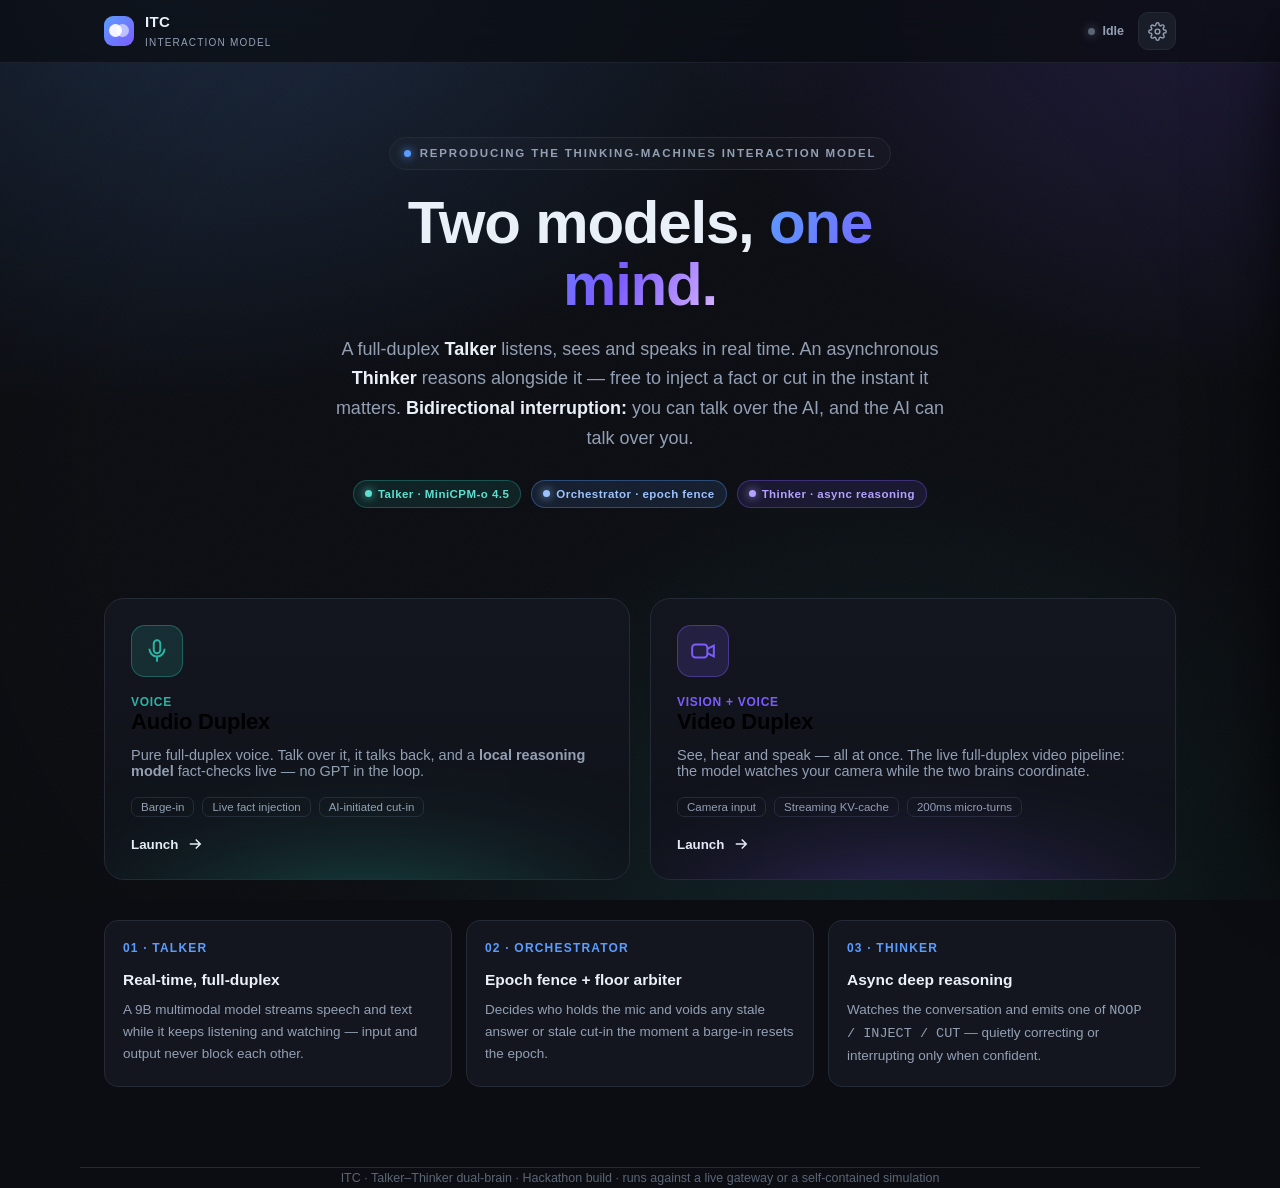
<file: thinker_talker/frontend/index.html>
<!DOCTYPE html>
<html lang="en">
<head>
<meta charset="UTF-8" />
<meta name="viewport" content="width=device-width, initial-scale=1.0" />
<title>ITC · Talker–Thinker — Real-Time Dual-Brain Interaction</title>
<style>
  :root{
    /* accent is themeable from the settings drawer */
    --accent:#5b9dff; --accent2:#7c5cff;
    --bg:#0b0d12; --bg2:#0f1218; --panel:#13161f; --panel2:#191d28;
    --ink:#eaf0f8; --muted:#93a0b4; --faint:#5b6675; --line:#242a36;
    --talker:#2bb3a3; --think:#7c5cff; --orch:#5b9dff;
    --ok:#56d364; --warn:#ffb454; --bad:#ff6b6b;
    --r:16px; --speed:.45s;
  }
  *{box-sizing:border-box}
  html,body{height:100%}
  body{
    margin:0; background:var(--bg); color:var(--ink);
    font:15px/1.65 -apple-system,BlinkMacSystemFont,"Segoe UI",Inter,"Helvetica Neue",Arial,sans-serif;
    -webkit-font-smoothing:antialiased; overflow-x:hidden;
  }
  /* ambient gradient-mesh background */
  .mesh{position:fixed;inset:0;z-index:-2;overflow:hidden;background:
    radial-gradient(1200px 800px at 12% -8%, color-mix(in srgb, var(--accent) 22%, transparent), transparent 60%),
    radial-gradient(1100px 700px at 100% 0%, color-mix(in srgb, var(--accent2) 20%, transparent), transparent 55%),
    radial-gradient(900px 900px at 70% 110%, color-mix(in srgb, var(--talker) 14%, transparent), transparent 60%),
    var(--bg)}
  .mesh::after{content:"";position:absolute;inset:0;opacity:.5;background:
    radial-gradient(circle at 50% 50%, transparent 60%, rgba(0,0,0,.45));mix-blend-mode:multiply}
  body.no-motion .mesh{animation:none}
  body:not(.no-motion) .mesh{animation:drift 26s ease-in-out infinite alternate}
  @keyframes drift{from{transform:translate3d(-2%,-1%,0) scale(1.05)}to{transform:translate3d(2%,2%,0) scale(1.1)}}
  .grain{position:fixed;inset:0;z-index:-1;pointer-events:none;opacity:.035;
    background-image:url("data:image/svg+xml,%3Csvg xmlns='http://www.w3.org/2000/svg' width='120' height='120'%3E%3Cfilter id='n'%3E%3CfeTurbulence type='fractalNoise' baseFrequency='.85' numOctaves='2'/%3E%3C/filter%3E%3Crect width='100%25' height='100%25' filter='url(%23n)'/%3E%3C/svg%3E")}

  a{color:var(--accent);text-decoration:none}
  .wrap{max-width:1120px;margin:0 auto;padding:0 24px}
  .btn{appearance:none;border:1px solid var(--line);background:var(--panel2);color:var(--ink);
    border-radius:11px;padding:10px 16px;font:inherit;font-weight:600;cursor:pointer;
    transition:border-color .2s, background .2s, transform .1s}
  .btn:hover{border-color:color-mix(in srgb,var(--accent) 55%,var(--line))}
  .btn:active{transform:translateY(1px)}
  .btn.primary{background:linear-gradient(135deg,var(--accent),var(--accent2));border:none;color:#fff;
    box-shadow:0 8px 30px -10px color-mix(in srgb,var(--accent) 70%,transparent)}
  .btn.ghost{background:transparent}
  .pill{display:inline-flex;align-items:center;gap:6px;font-size:11.5px;font-weight:700;letter-spacing:.04em;
    padding:4px 11px;border-radius:999px;border:1px solid var(--line)}
  .pill.talker{color:#5fe0d0;background:rgba(43,179,163,.12);border-color:rgba(43,179,163,.35)}
  .pill.think{color:#b3a2ff;background:rgba(124,92,255,.12);border-color:rgba(124,92,255,.35)}
  .pill.orch{color:#9cc3ff;background:rgba(91,157,255,.12);border-color:rgba(91,157,255,.35)}
  .dot{width:7px;height:7px;border-radius:50%;background:currentColor;box-shadow:0 0 10px currentColor}

  /* ---------- top nav ---------- */
  nav{position:sticky;top:0;z-index:30;backdrop-filter:blur(14px);
    background:color-mix(in srgb,var(--bg) 72%,transparent);border-bottom:1px solid color-mix(in srgb,var(--line) 70%,transparent)}
  nav .wrap{display:flex;align-items:center;gap:14px;height:62px}
  .brand{display:flex;align-items:center;gap:11px;font-weight:800;letter-spacing:.02em}
  .brand .mark{width:30px;height:30px;border-radius:9px;position:relative;flex:0 0 auto;
    background:linear-gradient(135deg,var(--accent),var(--accent2));overflow:hidden}
  .brand .mark::before,.brand .mark::after{content:"";position:absolute;border-radius:50%}
  .brand .mark::before{width:13px;height:13px;background:rgba(255,255,255,.92);left:5px;top:8px}
  .brand .mark::after{width:13px;height:13px;background:rgba(255,255,255,.55);right:5px;top:8px;mix-blend-mode:screen}
  .brand small{display:block;font-weight:500;color:var(--muted);letter-spacing:.12em;font-size:10px;text-transform:uppercase}
  nav .sp{flex:1}
  .conn{display:flex;align-items:center;gap:7px;color:var(--muted);font-size:12.5px;font-weight:600}
  .iconbtn{display:grid;place-items:center;width:38px;height:38px;border-radius:10px;border:1px solid var(--line);
    background:var(--panel2);cursor:pointer;color:var(--muted);transition:.2s}
  .iconbtn:hover{color:var(--ink);border-color:color-mix(in srgb,var(--accent) 50%,var(--line))}

  /* ---------- landing ---------- */
  .hero{padding:74px 0 40px;text-align:center;position:relative}
  .eyebrow{display:inline-flex;align-items:center;gap:9px;color:var(--muted);font-weight:700;
    letter-spacing:.16em;font-size:11.5px;text-transform:uppercase;
    border:1px solid var(--line);padding:6px 14px;border-radius:999px;background:rgba(255,255,255,.02)}
  h1{font-size:clamp(34px,6vw,60px);line-height:1.04;margin:22px auto 18px;max-width:16ch;font-weight:800;letter-spacing:-.02em}
  h1 .g{background:linear-gradient(120deg,var(--accent),var(--accent2) 60%,#d8b4ff);
    -webkit-background-clip:text;background-clip:text;color:transparent}
  .lede{color:var(--muted);max-width:64ch;margin:0 auto;font-size:clamp(15px,1.7vw,18px)}
  .lede b{color:var(--ink);font-weight:600}
  .badges{display:flex;gap:10px;justify-content:center;flex-wrap:wrap;margin:26px 0 6px}

  /* mode cards */
  .modes{display:grid;gap:20px;grid-template-columns:1fr;margin:44px 0 18px}
  @media(min-width:760px){.modes{grid-template-columns:1fr 1fr}}
  .mode{position:relative;text-align:left;border:1px solid var(--line);border-radius:20px;padding:26px;
    background:linear-gradient(180deg,var(--panel),var(--bg2));cursor:pointer;overflow:hidden;
    transition:transform var(--speed) cubic-bezier(.2,.8,.2,1), border-color var(--speed), box-shadow var(--speed)}
  .mode:hover{transform:translateY(-4px);border-color:color-mix(in srgb,var(--mc,var(--accent)) 60%,var(--line));
    box-shadow:0 30px 60px -30px color-mix(in srgb,var(--mc,var(--accent)) 60%,transparent)}
  .mode .glow{position:absolute;inset:auto -30% -60% -30%;height:60%;filter:blur(60px);opacity:.5;
    background:radial-gradient(circle, var(--mc,var(--accent)), transparent 70%);pointer-events:none}
  .mode .ic{width:52px;height:52px;border-radius:14px;display:grid;place-items:center;margin-bottom:18px;
    background:color-mix(in srgb,var(--mc) 16%,transparent);border:1px solid color-mix(in srgb,var(--mc) 40%,transparent);color:var(--mc)}
  .mode h3{margin:0 0 4px;font-size:22px;font-weight:800;letter-spacing:-.01em}
  .mode .tag{color:var(--mc);font-weight:700;font-size:12px;letter-spacing:.06em;text-transform:uppercase}
  .mode p{color:var(--muted);margin:12px 0 18px;font-size:14.5px}
  .mode .go{display:inline-flex;align-items:center;gap:8px;font-weight:700;color:var(--ink)}
  .mode .go svg{transition:transform .25s}
  .mode:hover .go svg{transform:translateX(5px)}
  .feat{display:flex;gap:8px;flex-wrap:wrap;margin-top:4px}
  .feat span{font-size:11.5px;color:var(--muted);border:1px solid var(--line);border-radius:7px;padding:3px 9px}

  /* how-it-works strip */
  .strip{display:grid;gap:14px;grid-template-columns:1fr;margin:40px 0 80px}
  @media(min-width:760px){.strip{grid-template-columns:repeat(3,1fr)}}
  .step{border:1px solid var(--line);border-radius:14px;padding:18px 18px;background:var(--panel)}
  .step .n{font-size:12px;font-weight:800;color:var(--accent);letter-spacing:.1em}
  .step h4{margin:8px 0 6px;font-size:15.5px}
  .step p{margin:0;color:var(--muted);font-size:13.5px}

  /* ---------- stage (live session) ---------- */
  .stage{display:none;padding:24px 0 60px}
  .stage.on{display:block;animation:fade .5s ease both}
  @keyframes fade{from{opacity:0;transform:translateY(10px)}to{opacity:1;transform:none}}
  .stage-head{display:flex;align-items:center;gap:14px;flex-wrap:wrap;margin-bottom:18px}
  .stage-head .back{cursor:pointer}
  .stage-head h2{margin:0;font-size:20px;font-weight:800}
  .stage-grid{display:grid;gap:20px;grid-template-columns:1fr}
  @media(min-width:920px){.stage-grid{grid-template-columns:1.25fr .95fr}}

  .canvas-card{position:relative;border:1px solid var(--line);border-radius:20px;overflow:hidden;
    background:radial-gradient(120% 120% at 50% 0%, var(--panel2), var(--bg));min-height:430px;display:grid;place-items:center}
  #viz{width:100%;height:100%;display:block;position:absolute;inset:0}
  #cam{position:absolute;inset:0;width:100%;height:100%;object-fit:cover;display:none;transform:scaleX(-1)}
  .canvas-card .overlay{position:relative;z-index:2;text-align:center;padding:30px}
  .canvas-card .state-big{font-size:13px;letter-spacing:.18em;text-transform:uppercase;color:var(--muted);font-weight:700}
  .canvas-card .caption{margin-top:10px;font-size:20px;font-weight:700;max-width:30ch;min-height:1.4em}
  .liveband{position:absolute;left:0;right:0;bottom:0;z-index:3;display:flex;align-items:center;gap:14px;
    padding:14px 18px;background:linear-gradient(0deg, rgba(0,0,0,.55), transparent)}
  .liveband .who{font-weight:700;font-size:13px}
  .controls{display:flex;align-items:center;gap:10px;margin-left:auto}
  .mic{width:54px;height:54px;border-radius:50%;border:none;cursor:pointer;display:grid;place-items:center;
    background:linear-gradient(135deg,var(--accent),var(--accent2));color:#fff;box-shadow:0 10px 30px -8px var(--accent);transition:.2s}
  .mic.live{background:linear-gradient(135deg,var(--bad),#ff9a6b);box-shadow:0 0 0 0 rgba(255,107,107,.5);animation:pulse 1.6s infinite}
  @keyframes pulse{0%{box-shadow:0 0 0 0 rgba(255,107,107,.5)}70%{box-shadow:0 0 0 16px rgba(255,107,107,0)}100%{box-shadow:0 0 0 0 rgba(255,107,107,0)}}

  /* dual-brain panel */
  .brain{border:1px solid var(--line);border-radius:20px;background:var(--panel);overflow:hidden;display:flex;flex-direction:column}
  .brain .hd{padding:14px 18px;border-bottom:1px solid var(--line);display:flex;align-items:center;gap:10px}
  .brain .hd b{font-size:14px}
  .lanes{display:grid;grid-template-columns:1fr 1fr;gap:1px;background:var(--line)}
  .lane{background:var(--panel);padding:14px 16px}
  .lane .lab{font-size:11px;font-weight:700;letter-spacing:.08em;text-transform:uppercase;color:var(--muted);display:flex;align-items:center;gap:7px}
  .lane .val{font-size:22px;font-weight:800;margin-top:6px;font-variant-numeric:tabular-nums}
  .lane .sub{font-size:12px;color:var(--faint);margin-top:2px;min-height:1.3em}
  .lane.talker .val{color:#5fe0d0}.lane.think .val{color:#b3a2ff}
  .actrow{padding:12px 16px;border-top:1px solid var(--line);display:flex;align-items:center;gap:10px;font-size:13px}
  .chip{font-size:11px;font-weight:800;padding:3px 10px;border-radius:8px;letter-spacing:.05em}
  .chip.NOOP{background:rgba(147,160,180,.16);color:#aeb8c7}
  .chip.INJECT{background:rgba(86,211,100,.16);color:#7ee08a}
  .chip.CUT{background:rgba(255,107,107,.18);color:#ff8f8f}
  #log{flex:1;overflow:auto;padding:10px 14px;font:12.5px/1.6 ui-monospace,Menlo,Consolas,monospace;
    background:#0a0c11;max-height:300px}
  #log .row{padding:2px 0;display:flex;gap:8px;animation:fade .3s both}
  #log .t{color:#4a5566;flex:0 0 auto}
  #log .m{color:#c8d2e2;word-break:break-word}
  .c-small{color:#5fe0d0}.c-big{color:#9cc3ff}.c-search{color:#ffb454}
  .c-input{color:#8b95a6}.c-reason{color:#8b95a6}.c-fired{color:#ff7b7b}.c-asr{color:#ffd479}
  .density-compact #log{font-size:11.5px;line-height:1.5}
  .density-compact .lane .val{font-size:18px}

  /* ---------- settings drawer ---------- */
  .scrim{position:fixed;inset:0;z-index:40;background:rgba(4,6,10,.55);backdrop-filter:blur(3px);
    opacity:0;pointer-events:none;transition:opacity .3s}
  .scrim.on{opacity:1;pointer-events:auto}
  .drawer{position:fixed;top:0;right:0;z-index:50;height:100%;width:min(420px,92vw);
    background:linear-gradient(180deg,var(--panel),var(--bg2));border-left:1px solid var(--line);
    transform:translateX(102%);transition:transform .4s cubic-bezier(.2,.8,.2,1);
    display:flex;flex-direction:column;box-shadow:-30px 0 80px -40px #000}
  .drawer.on{transform:none}
  .drawer .dh{padding:20px 22px;border-bottom:1px solid var(--line);display:flex;align-items:center}
  .drawer .dh b{font-size:16px}
  .drawer .body{padding:6px 22px 30px;overflow:auto}
  .grp{padding:20px 0;border-bottom:1px solid var(--line)}
  .grp:last-child{border-bottom:none}
  .grp .gt{font-size:11px;font-weight:800;letter-spacing:.12em;text-transform:uppercase;color:var(--muted);margin-bottom:14px}
  .field{margin-bottom:16px}
  .field>label{display:flex;justify-content:space-between;align-items:baseline;font-size:13.5px;font-weight:600;margin-bottom:8px}
  .field .hint{font-weight:400;color:var(--faint);font-size:12px}
  .field .vnow{color:var(--accent);font-weight:700}
  input[type=range]{-webkit-appearance:none;width:100%;height:5px;border-radius:5px;
    background:linear-gradient(90deg,var(--accent) var(--p,50%),var(--line) var(--p,50%));outline:none}
  input[type=range]::-webkit-slider-thumb{-webkit-appearance:none;width:18px;height:18px;border-radius:50%;
    background:#fff;border:3px solid var(--accent);cursor:pointer;box-shadow:0 2px 8px rgba(0,0,0,.4)}
  .seg{display:flex;gap:6px;background:var(--bg);border:1px solid var(--line);border-radius:11px;padding:4px}
  .seg button{flex:1;border:none;background:transparent;color:var(--muted);font:inherit;font-weight:600;
    font-size:13px;padding:8px;border-radius:8px;cursor:pointer;transition:.2s}
  .seg button.on{background:color-mix(in srgb,var(--accent) 20%,transparent);color:var(--ink)}
  .swatches{display:flex;gap:10px}
  .sw{width:30px;height:30px;border-radius:9px;cursor:pointer;border:2px solid transparent;transition:.15s}
  .sw.on{border-color:#fff;transform:scale(1.08)}
  .toggle{display:flex;align-items:center;justify-content:space-between}
  .switch{position:relative;width:46px;height:26px;flex:0 0 auto}
  .switch input{opacity:0;width:0;height:0}
  .switch span{position:absolute;inset:0;background:var(--line);border-radius:999px;cursor:pointer;transition:.25s}
  .switch span::before{content:"";position:absolute;width:20px;height:20px;left:3px;top:3px;background:#fff;border-radius:50%;transition:.25s}
  .switch input:checked+span{background:var(--accent)}
  .switch input:checked+span::before{transform:translateX(20px)}
  .txtin{width:100%;background:var(--bg);border:1px solid var(--line);border-radius:9px;color:var(--ink);
    padding:9px 11px;font:13px ui-monospace,Menlo,monospace}
  .txtin:focus{outline:none;border-color:var(--accent)}

  footer{border-top:1px solid var(--line);color:var(--faint);font-size:12.5px;padding:22px 0;text-align:center}
  ::-webkit-scrollbar{width:9px;height:9px}
  ::-webkit-scrollbar-thumb{background:#222834;border-radius:9px}
  ::-webkit-scrollbar-thumb:hover{background:#2e3543}
</style>
</head>
<body>
<div class="mesh"></div><div class="grain"></div>

<nav>
  <div class="wrap">
    <div class="brand">
      <div class="mark"></div>
      <div>ITC<small>Interaction Model</small></div>
    </div>
    <div class="sp"></div>
    <div class="conn"><span class="dot" id="connDot" style="color:var(--faint)"></span><span id="connTxt">Idle</span></div>
    <button class="iconbtn" id="openSettings" title="Settings" aria-label="Settings">
      <svg width="19" height="19" viewBox="0 0 24 24" fill="none" stroke="currentColor" stroke-width="1.8">
        <circle cx="12" cy="12" r="3"/><path d="M19.4 15a1.65 1.65 0 0 0 .33 1.82l.06.06a2 2 0 1 1-2.83 2.83l-.06-.06a1.65 1.65 0 0 0-1.82-.33 1.65 1.65 0 0 0-1 1.51V21a2 2 0 0 1-4 0v-.09a1.65 1.65 0 0 0-1-1.51 1.65 1.65 0 0 0-1.82.33l-.06.06a2 2 0 1 1-2.83-2.83l.06-.06a1.65 1.65 0 0 0 .33-1.82 1.65 1.65 0 0 0-1.51-1H3a2 2 0 0 1 0-4h.09a1.65 1.65 0 0 0 1.51-1 1.65 1.65 0 0 0-.33-1.82l-.06-.06a2 2 0 1 1 2.83-2.83l.06.06a1.65 1.65 0 0 0 1.82.33H9a1.65 1.65 0 0 0 1-1.51V3a2 2 0 0 1 4 0v.09a1.65 1.65 0 0 0 1 1.51 1.65 1.65 0 0 0 1.82-.33l.06-.06a2 2 0 1 1 2.83 2.83l-.06.06a1.65 1.65 0 0 0-.33 1.82V9a1.65 1.65 0 0 0 1.51 1H21a2 2 0 0 1 0 4h-.09a1.65 1.65 0 0 0-1.51 1z"/>
      </svg>
    </button>
  </div>
</nav>

<!-- ============ LANDING ============ -->
<main id="landing">
  <div class="wrap">
    <section class="hero">
      <span class="eyebrow"><span class="dot" style="color:var(--accent)"></span>Reproducing the Thinking-Machines Interaction Model</span>
      <h1>Two models, <span class="g">one mind.</span></h1>
      <p class="lede">A full-duplex <b>Talker</b> listens, sees and speaks in real time. An asynchronous <b>Thinker</b>
        reasons alongside it — free to inject a fact or cut in the instant it matters.
        <b>Bidirectional interruption:</b> you can talk over the AI, and the AI can talk over you.</p>
      <div class="badges">
        <span class="pill talker"><span class="dot"></span>Talker · MiniCPM-o 4.5</span>
        <span class="pill orch"><span class="dot"></span>Orchestrator · epoch fence</span>
        <span class="pill think"><span class="dot"></span>Thinker · async reasoning</span>
      </div>
    </section>

    <section class="modes">
      <button class="mode" style="--mc:var(--talker)" data-mode="audio">
        <div class="glow"></div>
        <div class="ic">
          <svg width="26" height="26" viewBox="0 0 24 24" fill="none" stroke="currentColor" stroke-width="1.8">
            <rect x="9" y="2" width="6" height="12" rx="3"/><path d="M5 10a7 7 0 0 0 14 0"/><path d="M12 17v5"/>
          </svg>
        </div>
        <div class="tag">Voice</div>
        <h3>Audio Duplex</h3>
        <p>Pure full-duplex voice. Talk over it, it talks back, and a <b>local reasoning model</b> fact-checks live — no GPT in the loop.</p>
        <div class="feat"><span>Barge-in</span><span>Live fact injection</span><span>AI-initiated cut-in</span></div>
        <div class="go" style="margin-top:18px">Launch
          <svg width="18" height="18" viewBox="0 0 24 24" fill="none" stroke="currentColor" stroke-width="2"><path d="M5 12h14M13 6l6 6-6 6"/></svg>
        </div>
      </button>

      <button class="mode" style="--mc:var(--accent2)" data-mode="video">
        <div class="glow"></div>
        <div class="ic">
          <svg width="26" height="26" viewBox="0 0 24 24" fill="none" stroke="currentColor" stroke-width="1.8">
            <rect x="2" y="6" width="14" height="12" rx="3"/><path d="M16 10l6-3v10l-6-3"/>
          </svg>
        </div>
        <div class="tag">Vision + Voice</div>
        <h3>Video Duplex</h3>
        <p>See, hear and speak — all at once. The live full-duplex video pipeline: the model watches your camera while the two brains coordinate.</p>
        <div class="feat"><span>Camera input</span><span>Streaming KV-cache</span><span>200ms micro-turns</span></div>
        <div class="go" style="margin-top:18px">Launch
          <svg width="18" height="18" viewBox="0 0 24 24" fill="none" stroke="currentColor" stroke-width="2"><path d="M5 12h14M13 6l6 6-6 6"/></svg>
        </div>
      </button>
    </section>

    <section class="strip">
      <div class="step"><div class="n">01 · TALKER</div><h4>Real-time, full-duplex</h4>
        <p>A 9B multimodal model streams speech and text while it keeps listening and watching — input and output never block each other.</p></div>
      <div class="step"><div class="n">02 · ORCHESTRATOR</div><h4>Epoch fence + floor arbiter</h4>
        <p>Decides who holds the mic and voids any stale answer or stale cut-in the moment a barge-in resets the epoch.</p></div>
      <div class="step"><div class="n">03 · THINKER</div><h4>Async deep reasoning</h4>
        <p>Watches the conversation and emits one of <code>NOOP / INJECT / CUT</code> — quietly correcting or interrupting only when confident.</p></div>
    </section>
  </div>
</main>

<!-- ============ STAGE ============ -->
<section class="stage" id="stage">
  <div class="wrap">
    <div class="stage-head">
      <button class="iconbtn back" id="back" title="Back">
        <svg width="18" height="18" viewBox="0 0 24 24" fill="none" stroke="currentColor" stroke-width="2"><path d="M19 12H5M11 18l-6-6 6-6"/></svg>
      </button>
      <h2 id="stageTitle">Audio Duplex</h2>
      <span class="pill" id="stagePill"><span class="dot"></span><span id="stagePillTxt">Voice</span></span>
    </div>

    <div class="stage-grid">
      <!-- visualizer -->
      <div class="canvas-card">
        <canvas id="viz"></canvas>
        <video id="cam" autoplay playsinline muted></video>
        <div class="overlay">
          <div class="state-big" id="vizState">Standing by</div>
          <div class="caption" id="caption">Press the mic to start a live session.</div>
        </div>
        <div class="liveband">
          <span class="who" id="whoTalking" style="color:var(--muted)">— idle —</span>
          <div class="controls">
            <button class="mic" id="mic" title="Start / stop">
              <svg width="22" height="22" viewBox="0 0 24 24" fill="none" stroke="currentColor" stroke-width="2">
                <rect x="9" y="2" width="6" height="12" rx="3"/><path d="M5 10a7 7 0 0 0 14 0"/><path d="M12 17v4"/>
              </svg>
            </button>
          </div>
        </div>
      </div>

      <!-- dual-brain telemetry -->
      <div class="brain">
        <div class="hd"><span class="dot" style="color:var(--accent)"></span><b>Dual-Brain Telemetry</b>
          <span class="pill" id="srcPill" style="margin-left:auto;font-size:10.5px">simulated</span></div>
        <div class="lanes">
          <div class="lane talker">
            <div class="lab"><span class="dot" style="color:var(--talker)"></span>Talker latency</div>
            <div class="val" id="lTalker">—</div>
            <div class="sub" id="sTalker">small model draft</div>
          </div>
          <div class="lane think">
            <div class="lab"><span class="dot" style="color:var(--think)"></span>Thinker latency</div>
            <div class="val" id="lThink">—</div>
            <div class="sub" id="sThink">async reasoning</div>
          </div>
        </div>
        <div class="actrow">Last decision:
          <span class="chip NOOP" id="actChip">NOOP</span>
          <span style="color:var(--muted)" id="actText">awaiting first tick…</span>
        </div>
        <div id="log"></div>
      </div>
    </div>
  </div>
</section>

<!-- ============ SETTINGS DRAWER ============ -->
<div class="scrim" id="scrim"></div>
<aside class="drawer" id="drawer">
  <div class="dh"><b>Settings</b>
    <button class="iconbtn" id="closeSettings" style="margin-left:auto" aria-label="Close">
      <svg width="18" height="18" viewBox="0 0 24 24" fill="none" stroke="currentColor" stroke-width="2"><path d="M18 6 6 18M6 6l12 12"/></svg>
    </button>
  </div>
  <div class="body">

    <div class="grp">
      <div class="gt">Response</div>
      <div class="field">
        <label>Response length <span class="vnow" id="lenLabel">Balanced</span></label>
        <input type="range" id="lenRange" min="0" max="3" step="1" value="1" />
        <div class="hint" style="margin-top:7px">Caps the Thinker's reply — from a one-line correction to a full explanation.</div>
      </div>
      <div class="field">
        <label>Cut-in sensitivity <span class="vnow" id="confLabel">0.70</span></label>
        <input type="range" id="confRange" min="0.4" max="0.95" step="0.05" value="0.70" />
        <div class="hint" style="margin-top:7px">Minimum confidence before the AI is allowed to interrupt you (<code>CUT</code>).</div>
      </div>
      <div class="field">
        <label>Who wins a clash</label>
        <div class="seg" id="prioSeg">
          <button data-v="human_wins" class="on">Human wins</button>
          <button data-v="ai_can_override">AI may override</button>
        </div>
      </div>
    </div>

    <div class="grp">
      <div class="gt">Visual</div>
      <div class="field">
        <label>Accent</label>
        <div class="swatches" id="swatches">
          <div class="sw on" data-a="#5b9dff" data-b="#7c5cff" style="background:linear-gradient(135deg,#5b9dff,#7c5cff)"></div>
          <div class="sw" data-a="#2bb3a3" data-b="#5b9dff" style="background:linear-gradient(135deg,#2bb3a3,#5b9dff)"></div>
          <div class="sw" data-a="#ff7b6b" data-b="#ffb454" style="background:linear-gradient(135deg,#ff7b6b,#ffb454)"></div>
          <div class="sw" data-a="#b06bff" data-b="#ff6bd0" style="background:linear-gradient(135deg,#b06bff,#ff6bd0)"></div>
          <div class="sw" data-a="#56d364" data-b="#2bb3a3" style="background:linear-gradient(135deg,#56d364,#2bb3a3)"></div>
        </div>
      </div>
      <div class="field">
        <label>Telemetry density</label>
        <div class="seg" id="densSeg">
          <button data-v="comfortable" class="on">Comfortable</button>
          <button data-v="compact">Compact</button>
        </div>
      </div>
      <div class="field toggle">
        <div><label style="margin:0">Ambient motion</label><div class="hint">Animated background & visualizer</div></div>
        <label class="switch"><input type="checkbox" id="motionTgl" checked /><span></span></label>
      </div>
      <div class="field toggle">
        <div><label style="margin:0">Mirror camera</label><div class="hint">Flip the video preview (video mode)</div></div>
        <label class="switch"><input type="checkbox" id="mirrorTgl" checked /><span></span></label>
      </div>
    </div>

    <div class="grp">
      <div class="gt">Connection</div>
      <div class="field">
        <label>Gateway endpoint</label>
        <input class="txtin" id="gwInput" placeholder="https://localhost:8006" value="" />
        <div class="hint" style="margin-top:7px">Attach to a live Talker session via the observer hook. Leave blank to run the built-in demo simulation.</div>
      </div>
    </div>

  </div>
</aside>

<footer class="wrap">ITC · Talker–Thinker dual-brain · Hackathon build · runs against a live gateway or a self-contained simulation</footer>

<script>
(function(){
  "use strict";
  const $ = (id)=>document.getElementById(id);
  const LS = "itc.settings";

  // ---------- settings state ----------
  const settings = Object.assign({
    lenIdx:1, conf:0.70, prio:"human_wins", accentA:"#5b9dff", accentB:"#7c5cff",
    density:"comfortable", motion:true, mirror:true, gw:""
  }, JSON.parse(localStorage.getItem(LS)||"{}"));
  const LEN = [
    {label:"Concise",  tok:128, desc:"one-line correction"},
    {label:"Balanced", tok:256, desc:"a sentence or two"},
    {label:"Detailed", tok:512, desc:"full explanation"},
    {label:"Maximal",  tok:1024,desc:"no cap"},
  ];
  function save(){ localStorage.setItem(LS, JSON.stringify(settings)); }

  function applySettings(){
    document.documentElement.style.setProperty('--accent', settings.accentA);
    document.documentElement.style.setProperty('--accent2', settings.accentB);
    document.body.classList.toggle('no-motion', !settings.motion);
    document.body.classList.toggle('density-compact', settings.density==='compact');
    // length slider
    const r=$('lenRange'); r.value=settings.lenIdx;
    r.style.setProperty('--p', (settings.lenIdx/3*100)+'%');
    $('lenLabel').textContent = LEN[settings.lenIdx].label;
    // conf slider
    const cr=$('confRange'); cr.value=settings.conf;
    cr.style.setProperty('--p', ((settings.conf-0.4)/(0.95-0.4)*100)+'%');
    $('confLabel').textContent = Number(settings.conf).toFixed(2);
    // segments
    document.querySelectorAll('#prioSeg button').forEach(b=>b.classList.toggle('on',b.dataset.v===settings.prio));
    document.querySelectorAll('#densSeg button').forEach(b=>b.classList.toggle('on',b.dataset.v===settings.density));
    // swatches
    document.querySelectorAll('#swatches .sw').forEach(s=>s.classList.toggle('on',s.dataset.a===settings.accentA));
    $('motionTgl').checked=settings.motion; $('mirrorTgl').checked=settings.mirror;
    $('gwInput').value=settings.gw;
    $('cam').style.transform = settings.mirror ? 'scaleX(-1)' : 'none';
  }

  // ---------- drawer ----------
  const drawer=$('drawer'), scrim=$('scrim');
  const openD=()=>{drawer.classList.add('on');scrim.classList.add('on');};
  const closeD=()=>{drawer.classList.remove('on');scrim.classList.remove('on');};
  $('openSettings').onclick=openD; $('closeSettings').onclick=closeD; scrim.onclick=closeD;

  $('lenRange').oninput=e=>{settings.lenIdx=+e.target.value;applySettings();save();};
  $('confRange').oninput=e=>{settings.conf=+e.target.value;applySettings();save();};
  document.querySelectorAll('#prioSeg button').forEach(b=>b.onclick=()=>{settings.prio=b.dataset.v;applySettings();save();});
  document.querySelectorAll('#densSeg button').forEach(b=>b.onclick=()=>{settings.density=b.dataset.v;applySettings();save();});
  document.querySelectorAll('#swatches .sw').forEach(s=>s.onclick=()=>{settings.accentA=s.dataset.a;settings.accentB=s.dataset.b;applySettings();save();});
  $('motionTgl').onchange=e=>{settings.motion=e.target.checked;applySettings();save();};
  $('mirrorTgl').onchange=e=>{settings.mirror=e.target.checked;applySettings();save();};
  $('gwInput').onchange=e=>{settings.gw=e.target.value.trim();save();};

  // ---------- routing landing <-> stage ----------
  const landing=$('landing'), stage=$('stage');
  let mode="audio", session=null;
  document.querySelectorAll('.mode').forEach(card=>{
    card.onclick=()=>enterStage(card.dataset.mode);
  });
  $('back').onclick=()=>{ stopSession(); stage.classList.remove('on'); landing.style.display=''; };

  function enterStage(m){
    mode=m;
    landing.style.display='none';
    stage.classList.add('on');
    const isVid = m==='video';
    $('stageTitle').textContent = isVid ? 'Video Duplex' : 'Audio Duplex';
    $('stagePillTxt').textContent = isVid ? 'Vision + Voice' : 'Voice';
    $('stagePill').style.color = isVid ? 'var(--accent2)' : 'var(--talker)';
    $('caption').textContent = 'Press the mic to start a live session.';
    $('vizState').textContent='Standing by';
    $('cam').style.display='none';
    resizeViz();
  }

  // ---------- connection status ----------
  function setConn(state, txt){
    const map={idle:'var(--faint)',live:'var(--ok)',connecting:'var(--warn)',sim:'var(--accent)'};
    $('connDot').style.color=map[state]||'var(--faint)';
    $('connTxt').textContent=txt;
  }

  // ---------- telemetry log ----------
  const elLog=$('log');
  function logRow(cls,html){
    const d=document.createElement('div'); d.className='row';
    const t=new Date().toLocaleTimeString([], {hour12:false});
    d.innerHTML=`<span class="t">${t}</span><span class="m ${cls}">${html}</span>`;
    elLog.appendChild(d);
    while(elLog.childElementCount>80) elLog.removeChild(elLog.firstChild);
    elLog.scrollTop=elLog.scrollHeight;
  }
  const esc=s=>(s||'').replace(/[&<>]/g,c=>({'&':'&amp;','<':'&lt;','>':'&gt;'}[c]));
  function setAct(action,text){
    const chip=$('actChip'); chip.className='chip '+(action||'NOOP'); chip.textContent=action||'NOOP';
    $('actText').textContent=text||'';
  }
  function setWho(who){
    const el=$('whoTalking');
    if(who==='ai'){el.textContent='● AI speaking';el.style.color='var(--talker)';}
    else if(who==='user'){el.textContent='● You speaking';el.style.color='var(--accent2)';}
    else if(who==='cut'){el.textContent='⚡ AI cut in';el.style.color='var(--bad)';}
    else {el.textContent='— idle —';el.style.color='var(--muted)';}
  }

  // handle a message in the gateway/observer protocol (mirrors tt-status-panel.js)
  function handleMsg(msg){
    if(msg.type==='response.output.delta' && msg.kind==='text'){
      const m=msg.metrics||{}; const lat=m.cost_all_ms||m.cost_llm_ms;
      if(lat){ $('lTalker').textContent=Math.round(lat)+'ms'; }
      if(msg.text){ $('sTalker').textContent=msg.text.slice(0,40); $('caption').textContent=msg.text;
        setWho('ai'); logRow('c-small','🗣️ Talker: '+esc(msg.text)); }
    } else if(msg.type==='tt.status'){
      if(msg.stage==='thinker'){
        $('lThink').textContent=(msg.latency_ms??'?')+'ms';
        setAct(msg.action, msg.text?('“'+msg.text+'”'):'');
        let s=`🧠 Thinker [<b>${esc(msg.action)}</b>] ${msg.latency_ms}ms`;
        if(msg.text) s+=` → “${esc(msg.text)}”`;
        logRow('c-big',s);
        if(msg.searches&&msg.searches.length) logRow('c-search','🔎 web search: '+msg.searches.map(esc).join('  /  '));
        if(msg.input) logRow('c-input','↳ context → Thinker: '+esc((''+msg.input).replace(/\n/g,' | ').slice(-160)));
        if(msg.reason) logRow('c-reason','   reason: '+esc(msg.reason));
      } else if(msg.stage==='asr'){
        $('sThink').textContent='heard you'; setWho('user');
        logRow('c-asr','🎤 you (ASR): '+esc(msg.text));
      } else if(msg.stage==='fired'){
        setWho(msg.action==='CUT'?'cut':'ai');
        if(msg.text) $('caption').textContent=msg.text;
        logRow('c-fired',`⚡ injected & spoken (${esc(msg.action)}): “${esc(msg.text)}”`);
      }
    }
  }

  // ---------- live gateway attach (best-effort) ----------
  let ws=null, attachTimer=null;
  async function tryAttach(base){
    try{
      const root=base.replace(/\/$/,'');
      const r=await fetch(root+'/observer/sessions',{cache:'no-store'});
      const d=await r.json(); const list=d.sessions||[];
      const sid=list.length?list[list.length-1]:null;
      if(!sid) return false;
      const u=new URL(root); const proto=u.protocol==='https:'?'wss':'ws';
      ws=new WebSocket(`${proto}://${u.host}/observer/${sid}`);
      ws.onopen=()=>{ setConn('live','Live · '+sid.slice(0,8)); $('srcPill').textContent='live gateway'; $('srcPill').style.color='var(--ok)'; };
      ws.onmessage=ev=>{ try{handleMsg(JSON.parse(ev.data));}catch(e){} };
      ws.onclose=()=>{ ws=null; if(session) startSim(); };
      ws.onerror=()=>{};
      return true;
    }catch(e){ return false; }
  }

  // ---------- demo simulation (so the stage is always alive) ----------
  let simTimer=null;
  const SCRIPT=[
    {d:600, who:'user', cap:'So the Eiffel Tower was finished in 1887, right?'},
    {d:500, asr:'So the Eiffel Tower was finished in 1887, right?'},
    {d:700, talker:'Right, the Eiffel Tower…', tlat:180},
    {d:650, think:{action:'INJECT', lat:740, text:'It opened in 1889, not 1887.', searches:['Eiffel Tower completion date'],
            input:'user: …finished in 1887? | talker draft: Right, the Eiffel Tower…', reason:'date is wrong; quick factual fix'}},
    {d:500, fired:{action:'INJECT', text:'Small correction — it was completed in 1889.'}},
    {d:1100, who:'user', cap:'Got it. And it’s made of pure iron?'},
    {d:400, asr:'Got it. And it’s made of pure iron?'},
    {d:700, talker:'Yeah, pure iron basically…', tlat:160},
    {d:600, think:{action:'CUT', lat:520, text:'Actually it’s wrought iron, not pure iron.', searches:['Eiffel Tower material wrought iron'],
            input:'user: pure iron? | talker draft: Yeah, pure iron basically…', reason:'about to assert a falsehood with confidence 0.9 ≥ threshold'}},
    {d:450, fired:{action:'CUT', text:'Quick cut-in — it’s wrought iron, not pure iron.'}},
    {d:1300, who:'user', cap:'Nice. Tell me one cool fact.'},
    {d:400, asr:'Nice. Tell me one cool fact.'},
    {d:800, talker:'It grows ~15cm taller in summer heat.', tlat:170},
    {d:700, think:{action:'NOOP', lat:300, text:'', reason:'draft is correct — stay quiet'}},
  ];
  function startSim(){
    setConn('sim','Demo simulation');
    $('srcPill').textContent='simulated'; $('srcPill').style.color='var(--muted)';
    let i=0;
    const tick=()=>{
      if(!session) return;
      const ev=SCRIPT[i%SCRIPT.length]; i++;
      if(ev.who){ setWho(ev.who); if(ev.cap) $('caption').textContent=ev.cap; if(ev.who==='user') $('vizState').textContent='Listening'; }
      if(ev.asr) handleMsg({type:'tt.status',stage:'asr',text:ev.asr});
      if(ev.talker){ $('vizState').textContent='Talker speaking';
        handleMsg({type:'response.output.delta',kind:'text',text:ev.talker,metrics:{cost_all_ms:ev.tlat}}); }
      if(ev.think) handleMsg(Object.assign({type:'tt.status',stage:'thinker',latency_ms:ev.think.lat},ev.think));
      if(ev.fired){ $('vizState').textContent = ev.fired.action==='CUT'?'AI cutting in':'AI injecting';
        handleMsg({type:'tt.status',stage:'fired',action:ev.fired.action,text:ev.fired.text}); }
      simTimer=setTimeout(tick, ev.d);
    };
    tick();
  }

  // ---------- audio visualizer (canvas) ----------
  const cv=$('viz'), ctx=cv.getContext('2d');
  let raf=null, audioCtx=null, analyser=null, freq=null, micStream=null, camStream=null, level=0;
  function resizeViz(){ const c=cv.parentElement.getBoundingClientRect(); const dpr=Math.min(2,devicePixelRatio||1);
    cv.width=c.width*dpr; cv.height=c.height*dpr; ctx.setTransform(dpr,0,0,dpr,0,0); }
  window.addEventListener('resize',()=>{ if(stage.classList.contains('on')) resizeViz(); });

  function draw(){
    raf=requestAnimationFrame(draw);
    const w=cv.clientWidth, h=cv.clientHeight; ctx.clearRect(0,0,w,h);
    let amp=0.08;
    if(analyser){ analyser.getByteFrequencyData(freq);
      let s=0; for(let i=0;i<freq.length;i++) s+=freq[i]; amp=Math.max(0.06,(s/freq.length)/255);
    } else if(!settings.motion){ amp=0.12; }
    level += (amp-level)*0.18;
    const cx=w/2, cy=h/2, base=Math.min(w,h)*0.16;
    const t=performance.now()/1000;
    // glow core
    const g=ctx.createRadialGradient(cx,cy,0,cx,cy,base*(2.4+level*3));
    g.addColorStop(0, hex(settings.accentA,0.35+level*0.5));
    g.addColorStop(.5, hex(settings.accentB,0.10));
    g.addColorStop(1, 'rgba(0,0,0,0)');
    ctx.fillStyle=g; ctx.beginPath(); ctx.arc(cx,cy,base*(2.4+level*3),0,7); ctx.fill();
    // concentric reactive rings
    for(let r=0;r<3;r++){
      const rings=72; ctx.beginPath();
      for(let i=0;i<=rings;i++){
        const a=i/rings*Math.PI*2;
        const wob=Math.sin(a*(3+r)+t*(1.2+r*0.5))*(6+level*42*(1+r*0.4));
        const rad=base*(1+r*0.42)+wob;
        const x=cx+Math.cos(a)*rad, y=cy+Math.sin(a)*rad;
        i?ctx.lineTo(x,y):ctx.moveTo(x,y);
      }
      ctx.closePath();
      ctx.strokeStyle=hex(r%2?settings.accentB:settings.accentA, 0.5-r*0.13);
      ctx.lineWidth=2-r*0.4; ctx.stroke();
    }
  }
  function hex(h,a){ const n=parseInt(h.slice(1),16); return `rgba(${n>>16&255},${n>>8&255},${n&255},${a})`; }

  // ---------- session lifecycle ----------
  async function startSession(){
    session={mode};
    $('mic').classList.add('live');
    $('vizState').textContent='Connecting';
    resizeViz(); if(!raf) draw();
    // media
    try{
      if(mode==='video'){
        camStream=await navigator.mediaDevices.getUserMedia({video:true,audio:true});
        const cam=$('cam'); cam.srcObject=camStream; cam.style.display='block';
        micStream=camStream;
      } else {
        micStream=await navigator.mediaDevices.getUserMedia({audio:true});
      }
      audioCtx=new (window.AudioContext||window.webkitAudioContext)();
      const src=audioCtx.createMediaStreamSource(micStream);
      analyser=audioCtx.createAnalyser(); analyser.fftSize=128; freq=new Uint8Array(analyser.frequencyBinCount);
      src.connect(analyser);
    }catch(e){ /* no mic/cam permission — visualizer still animates */ }
    $('vizState').textContent='Live';
    $('caption').textContent= mode==='video' ? 'Watching & listening…' : 'Listening…';
    // attach to live gateway if configured, else simulate
    const gw=settings.gw||'';
    if(gw){ setConn('connecting','Attaching…'); const ok=await tryAttach(gw); if(!ok){ logRow('c-reason','No live session at gateway — running demo simulation.'); startSim(); } }
    else { startSim(); }
  }
  function stopSession(){
    session=null;
    $('mic').classList.remove('live');
    if(simTimer){clearTimeout(simTimer);simTimer=null;}
    if(ws){try{ws.close();}catch(e){} ws=null;}
    if(raf){cancelAnimationFrame(raf);raf=null;}
    if(audioCtx){try{audioCtx.close();}catch(e){} audioCtx=null; analyser=null;}
    [micStream,camStream].forEach(s=>{ if(s) s.getTracks().forEach(t=>t.stop()); });
    micStream=camStream=null;
    const cam=$('cam'); cam.srcObject=null; cam.style.display='none';
    setConn('idle','Idle'); setWho(null);
    $('vizState').textContent='Standing by'; $('caption').textContent='Press the mic to start a live session.';
    ctx.clearRect(0,0,cv.clientWidth,cv.clientHeight);
  }
  $('mic').onclick=()=>{ session?stopSession():startSession(); };

  // ---------- boot ----------
  applySettings();
  setConn('idle','Idle');
})();
</script>
</body>
</html>
</file>
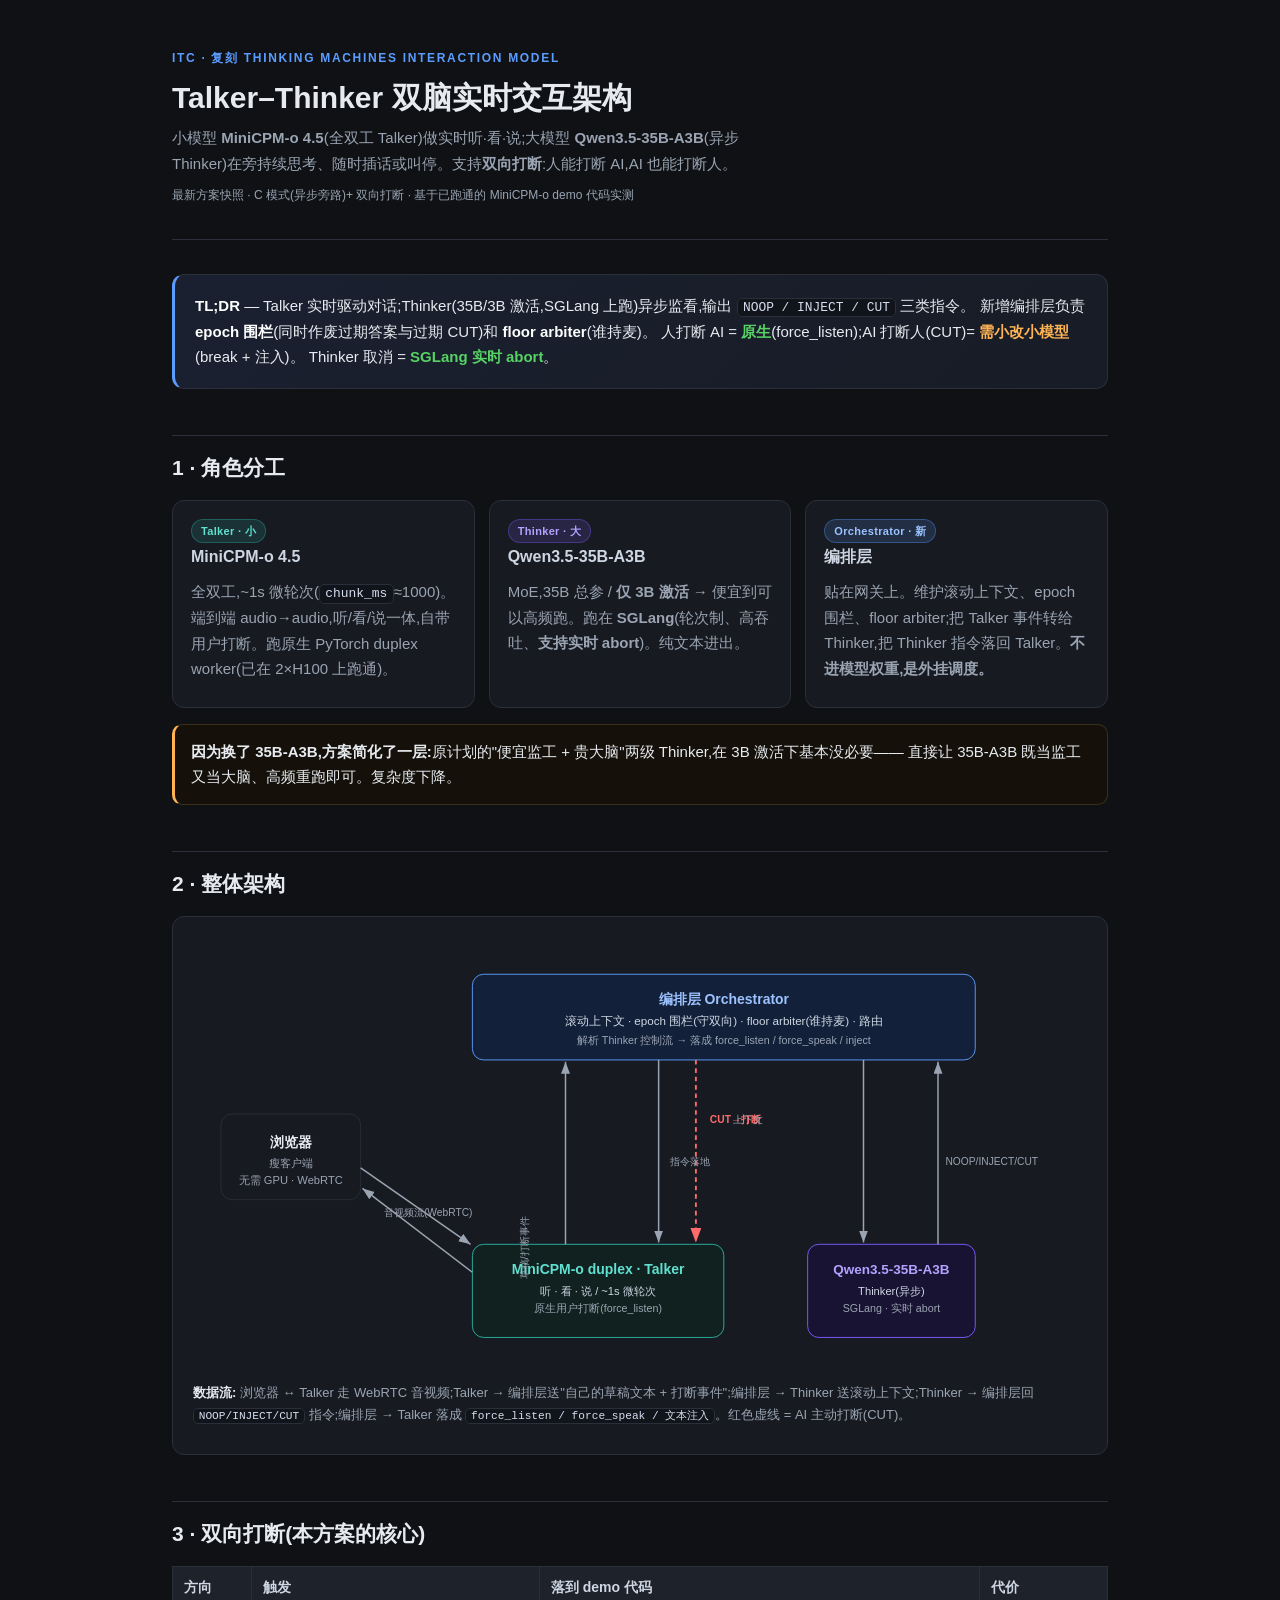
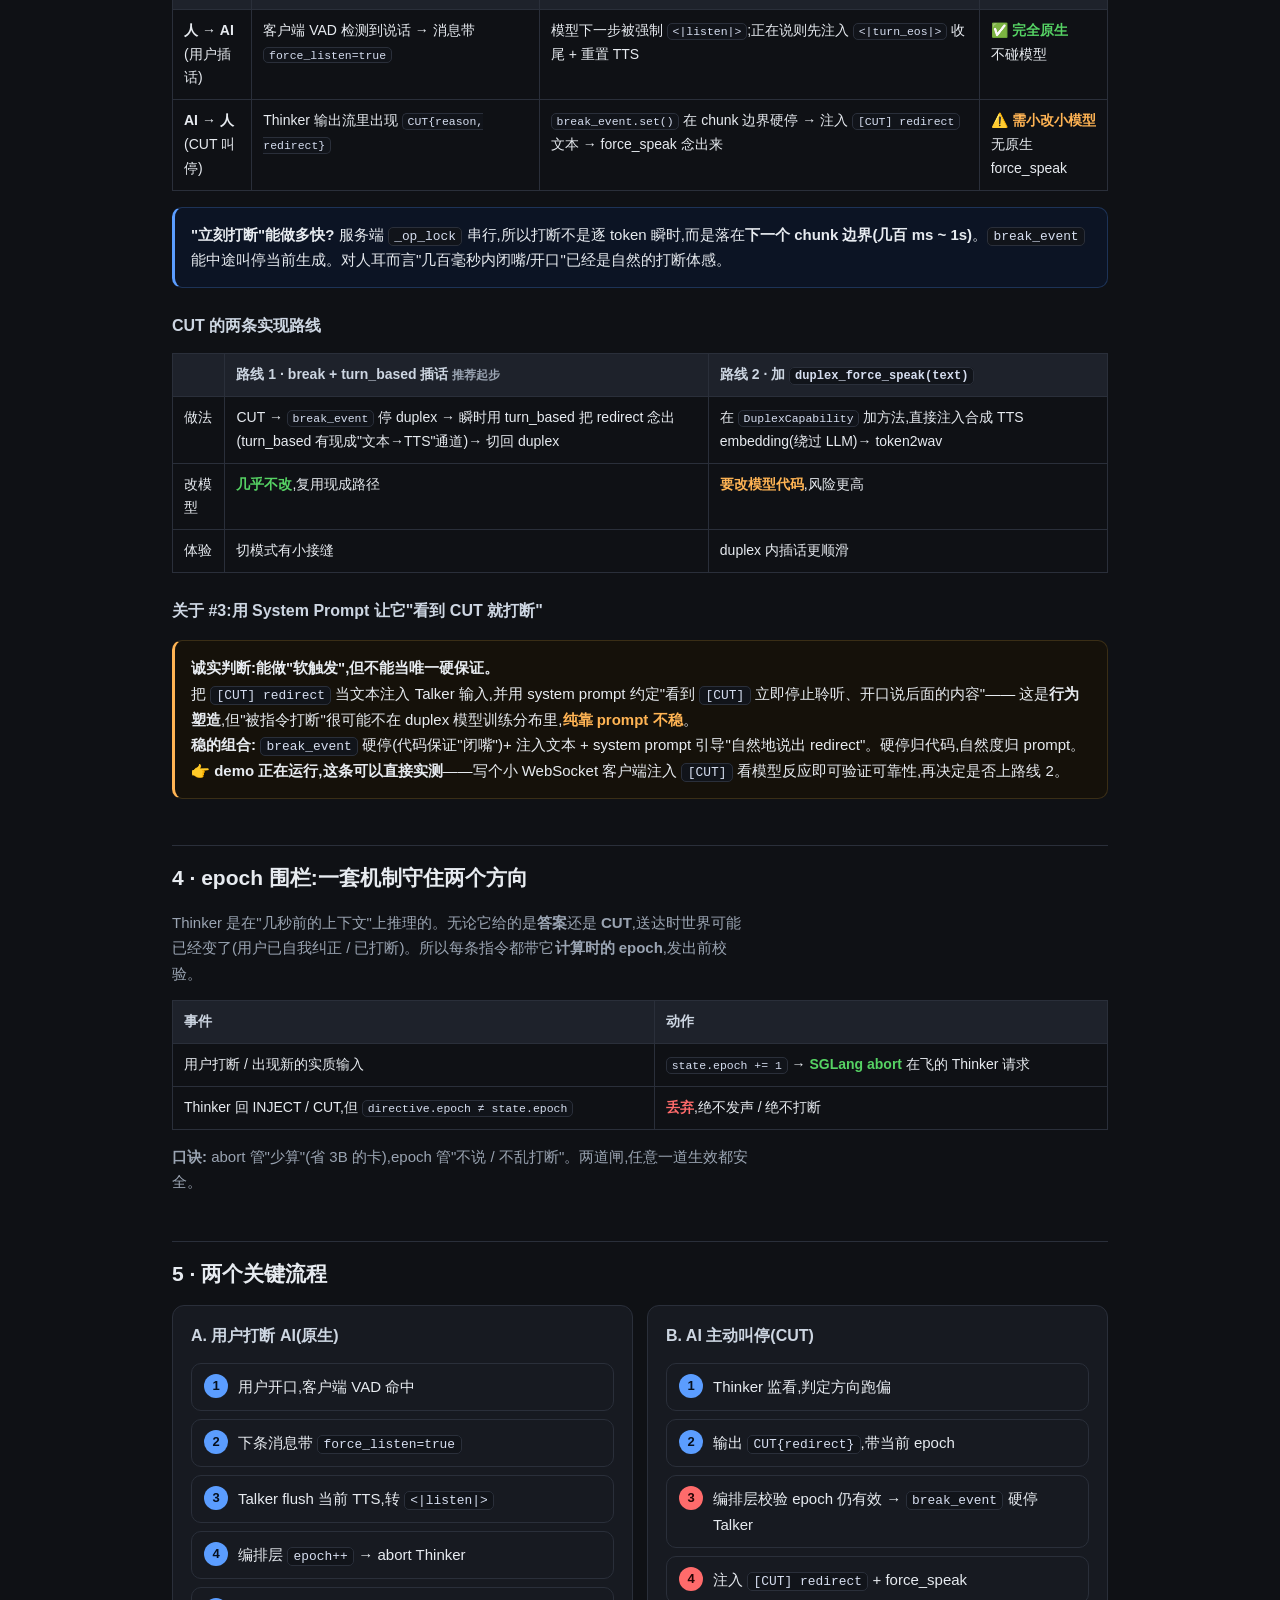
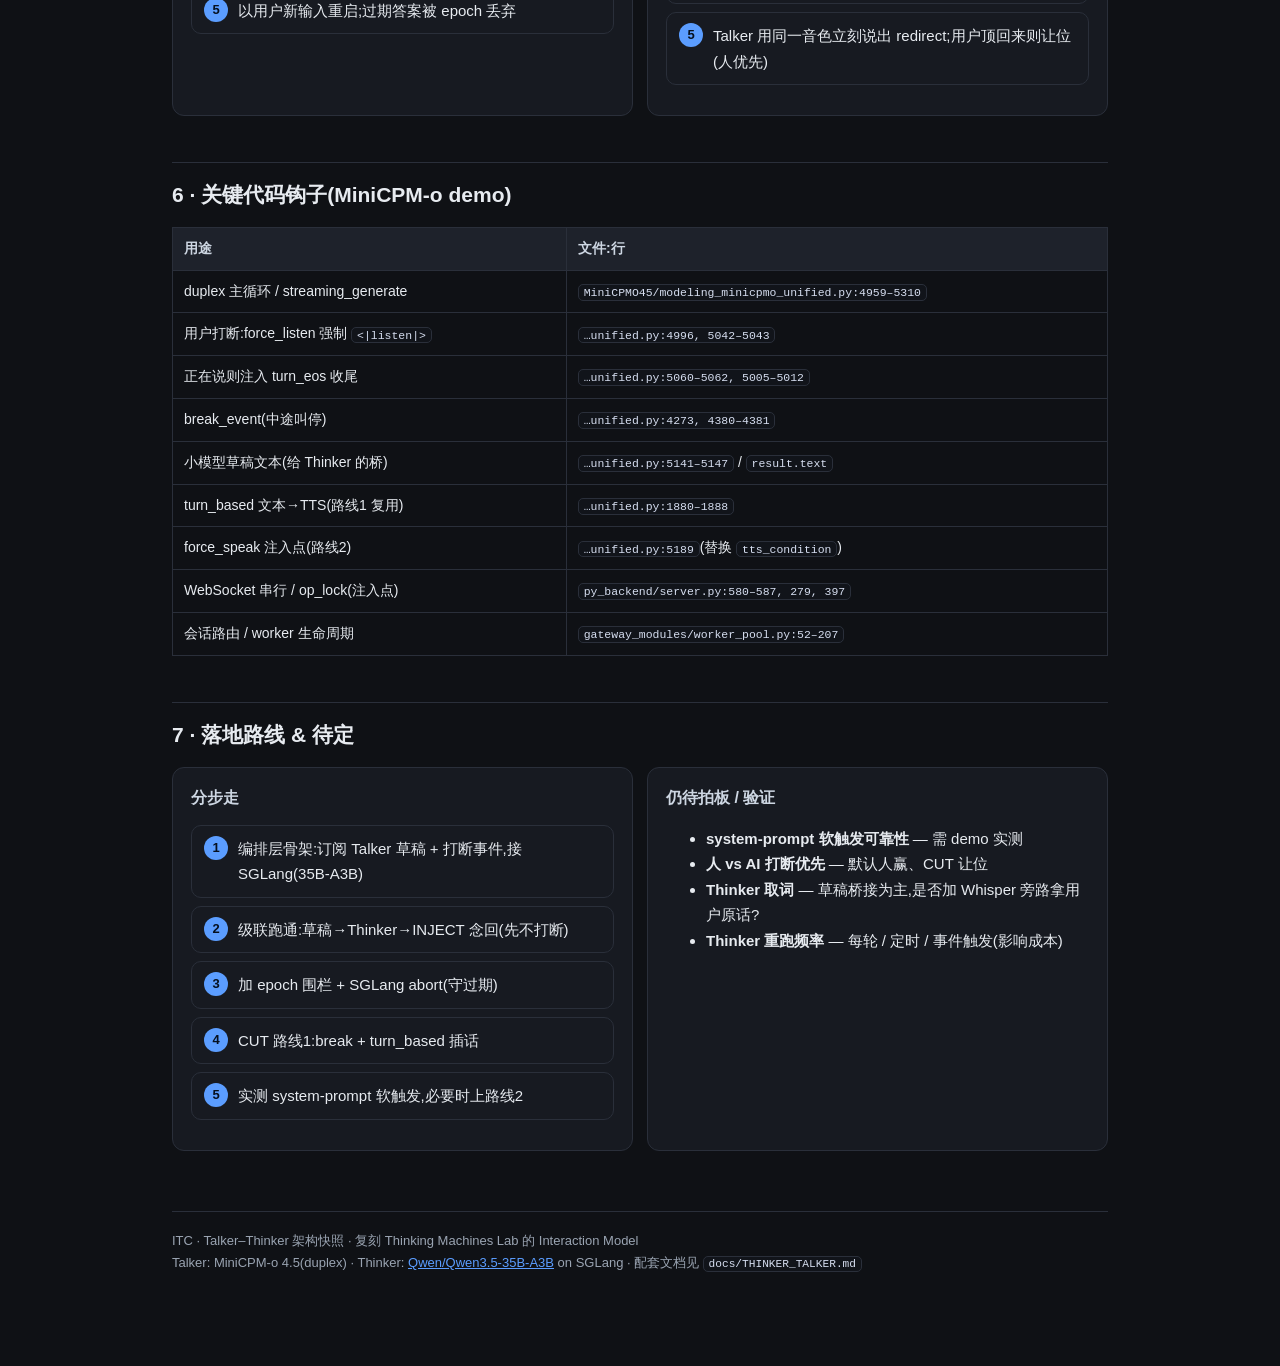
<file: docs/architecture.html>
<!DOCTYPE html>
<html lang="zh-CN">
<head>
<meta charset="UTF-8">
<meta name="viewport" content="width=device-width, initial-scale=1.0">
<title>ITC · Talker–Thinker 双脑实时交互架构</title>
<style>
  :root{
    --bg:#0f1115; --panel:#171a21; --panel2:#1e222b; --ink:#e7ebf0; --muted:#9aa4b2;
    --line:#2a2f3a; --accent:#5b9dff; --accent2:#7c5cff; --warn:#ffb454; --ok:#56d364; --bad:#ff6b6b;
    --talker:#2bb3a3; --think:#7c5cff; --orch:#5b9dff;
  }
  *{box-sizing:border-box}
  html{scroll-behavior:smooth}
  body{margin:0;background:var(--bg);color:var(--ink);
    font:15px/1.7 -apple-system,BlinkMacSystemFont,"Segoe UI","PingFang SC","Hiragino Sans GB","Microsoft YaHei",sans-serif}
  .wrap{max-width:980px;margin:0 auto;padding:48px 22px 96px}
  header.hero{border-bottom:1px solid var(--line);padding-bottom:26px;margin-bottom:34px}
  .eyebrow{color:var(--accent);font-weight:700;letter-spacing:.14em;font-size:12px;text-transform:uppercase}
  h1{font-size:30px;line-height:1.25;margin:.35em 0 .25em}
  h2{font-size:21px;margin:46px 0 14px;padding-top:14px;border-top:1px solid var(--line)}
  h3{font-size:16px;margin:24px 0 8px;color:#cdd6e2}
  p{margin:.6em 0}
  .sub{color:var(--muted);max-width:70ch}
  code{background:#11141a;border:1px solid var(--line);border-radius:5px;padding:.08em .42em;font-family:"SF Mono",ui-monospace,Menlo,Consolas,monospace;font-size:.86em;color:#d6def0}
  .tldr{background:linear-gradient(135deg,#1a2030,#181c26);border:1px solid var(--line);border-left:3px solid var(--accent);
    border-radius:12px;padding:18px 20px;margin:22px 0}
  .tldr b{color:#fff}
  .grid{display:grid;gap:14px}
  @media(min-width:720px){.cols-2{grid-template-columns:1fr 1fr}.cols-3{grid-template-columns:1fr 1fr 1fr}}
  .card{background:var(--panel);border:1px solid var(--line);border-radius:12px;padding:16px 18px}
  .card h3{margin-top:0}
  .pill{display:inline-block;font-size:11px;font-weight:700;padding:2px 9px;border-radius:999px;letter-spacing:.03em}
  .pill.talker{background:rgba(43,179,163,.16);color:#5fe0d0;border:1px solid rgba(43,179,163,.35)}
  .pill.think{background:rgba(124,92,255,.16);color:#b3a2ff;border:1px solid rgba(124,92,255,.35)}
  .pill.orch{background:rgba(91,157,255,.16);color:#9cc3ff;border:1px solid rgba(91,157,255,.35)}
  table{width:100%;border-collapse:collapse;margin:14px 0;font-size:14px}
  th,td{border:1px solid var(--line);padding:9px 11px;text-align:left;vertical-align:top}
  th{background:var(--panel2);color:#cdd6e2;font-weight:600}
  td code{font-size:.82em}
  .ok{color:var(--ok);font-weight:700}.warn{color:var(--warn);font-weight:700}.bad{color:var(--bad);font-weight:700}
  .flow{counter-reset:step;list-style:none;padding:0;margin:14px 0}
  .flow li{position:relative;padding:10px 12px 10px 46px;margin:8px 0;background:var(--panel);border:1px solid var(--line);border-radius:10px}
  .flow li::before{counter-increment:step;content:counter(step);position:absolute;left:12px;top:10px;
    width:24px;height:24px;border-radius:50%;background:var(--accent);color:#06101f;font-weight:800;font-size:13px;
    display:flex;align-items:center;justify-content:center}
  .flow li.cut::before{background:var(--bad);color:#240505}
  .note{background:#15110a;border:1px solid #3a2e16;border-left:3px solid var(--warn);border-radius:10px;padding:14px 16px;margin:16px 0}
  .note.q{background:#0c1424;border-color:#1d3357;border-left-color:var(--accent)}
  svg{width:100%;height:auto;display:block}
  .legend{font-size:13px;color:var(--muted);margin-top:8px}
  .legend b{color:var(--ink)}
  .kbd{font-family:ui-monospace,monospace;background:#11141a;border:1px solid var(--line);border-bottom-width:2px;border-radius:5px;padding:1px 6px;font-size:.82em}
  footer{margin-top:60px;padding-top:18px;border-top:1px solid var(--line);color:var(--muted);font-size:13px}
  a{color:var(--accent)}
  .tag{font-size:12px;color:var(--muted)}
</style>
</head>
<body>
<div class="wrap">

<header class="hero">
  <div class="eyebrow">ITC · 复刻 Thinking Machines Interaction Model</div>
  <h1>Talker–Thinker 双脑实时交互架构</h1>
  <p class="sub">小模型 <b>MiniCPM-o 4.5</b>(全双工 Talker)做实时听·看·说;大模型 <b>Qwen3.5-35B-A3B</b>(异步 Thinker)在旁持续思考、随时插话或叫停。支持<b>双向打断</b>:人能打断 AI,AI 也能打断人。</p>
  <p class="tag">最新方案快照 · C 模式(异步旁路)+ 双向打断 · 基于已跑通的 MiniCPM-o demo 代码实测</p>
</header>

<div class="tldr">
  <b>TL;DR</b> — Talker 实时驱动对话;Thinker(35B/3B 激活,SGLang 上跑)异步监看,输出 <code>NOOP / INJECT / CUT</code> 三类指令。
  新增编排层负责 <b>epoch 围栏</b>(同时作废过期答案与过期 CUT)和 <b>floor arbiter</b>(谁持麦)。
  人打断 AI = <span class="ok">原生</span>(force_listen);AI 打断人(CUT)= <span class="warn">需小改小模型</span>(break + 注入)。
  Thinker 取消 = <span class="ok">SGLang 实时 abort</span>。
</div>

<h2>1 · 角色分工</h2>
<div class="grid cols-3">
  <div class="card">
    <span class="pill talker">Talker · 小</span>
    <h3>MiniCPM-o 4.5</h3>
    <p class="sub">全双工,~1s 微轮次(<code>chunk_ms</code>≈1000)。端到端 audio→audio,听/看/说一体,自带用户打断。跑原生 PyTorch duplex worker(已在 2×H100 上跑通)。</p>
  </div>
  <div class="card">
    <span class="pill think">Thinker · 大</span>
    <h3>Qwen3.5-35B-A3B</h3>
    <p class="sub">MoE,35B 总参 / <b>仅 3B 激活</b> → 便宜到可以高频跑。跑在 <b>SGLang</b>(轮次制、高吞吐、<b>支持实时 abort</b>)。纯文本进出。</p>
  </div>
  <div class="card">
    <span class="pill orch">Orchestrator · 新</span>
    <h3>编排层</h3>
    <p class="sub">贴在网关上。维护滚动上下文、epoch 围栏、floor arbiter;把 Talker 事件转给 Thinker,把 Thinker 指令落回 Talker。<b>不进模型权重,是外挂调度。</b></p>
  </div>
</div>

<div class="note">
  <b>因为换了 35B-A3B,方案简化了一层:</b>原计划的"便宜监工 + 贵大脑"两级 Thinker,在 3B 激活下基本没必要——
  直接让 35B-A3B 既当监工又当大脑、高频重跑即可。复杂度下降。
</div>

<h2>2 · 整体架构</h2>
<div class="card" style="padding:20px">
<svg viewBox="0 0 960 470" role="img" aria-label="架构图">
  <defs>
    <marker id="arr" markerWidth="10" markerHeight="10" refX="8" refY="3" orient="auto">
      <path d="M0,0 L8,3 L0,6 Z" fill="#9aa4b2"/>
    </marker>
    <marker id="arrR" markerWidth="10" markerHeight="10" refX="8" refY="3" orient="auto">
      <path d="M0,0 L8,3 L0,6 Z" fill="#ff6b6b"/>
    </marker>
  </defs>

  <!-- boxes -->
  <g font-family="sans-serif">
    <!-- client -->
    <rect x="30" y="190" width="150" height="92" rx="12" fill="#171a21" stroke="#2a2f3a"/>
    <text x="105" y="225" fill="#e7ebf0" font-size="15" font-weight="700" text-anchor="middle">浏览器</text>
    <text x="105" y="247" fill="#9aa4b2" font-size="12" text-anchor="middle">瘦客户端</text>
    <text x="105" y="265" fill="#9aa4b2" font-size="12" text-anchor="middle">无需 GPU · WebRTC</text>

    <!-- orchestrator -->
    <rect x="300" y="40" width="540" height="92" rx="12" fill="#13203a" stroke="#5b9dff"/>
    <text x="570" y="72" fill="#9cc3ff" font-size="15" font-weight="800" text-anchor="middle">编排层 Orchestrator</text>
    <text x="570" y="95" fill="#cdd6e2" font-size="12.5" text-anchor="middle">滚动上下文 · epoch 围栏(守双向) · floor arbiter(谁持麦) · 路由</text>
    <text x="570" y="115" fill="#9aa4b2" font-size="11.5" text-anchor="middle">解析 Thinker 控制流 → 落成 force_listen / force_speak / inject</text>

    <!-- talker -->
    <rect x="300" y="330" width="270" height="100" rx="12" fill="#11211f" stroke="#2bb3a3"/>
    <text x="435" y="362" fill="#5fe0d0" font-size="15" font-weight="800" text-anchor="middle">MiniCPM-o duplex · Talker</text>
    <text x="435" y="384" fill="#cdd6e2" font-size="12" text-anchor="middle">听 · 看 · 说 / ~1s 微轮次</text>
    <text x="435" y="403" fill="#9aa4b2" font-size="11.5" text-anchor="middle">原生用户打断(force_listen)</text>

    <!-- thinker -->
    <rect x="660" y="330" width="180" height="100" rx="12" fill="#191333" stroke="#7c5cff"/>
    <text x="750" y="362" fill="#b3a2ff" font-size="14.5" font-weight="800" text-anchor="middle">Qwen3.5-35B-A3B</text>
    <text x="750" y="384" fill="#cdd6e2" font-size="12" text-anchor="middle">Thinker(异步)</text>
    <text x="750" y="403" fill="#9aa4b2" font-size="11.5" text-anchor="middle">SGLang · 实时 abort</text>
  </g>

  <!-- arrows -->
  <g stroke="#9aa4b2" stroke-width="1.6" fill="none">
    <!-- client <-> talker (media) -->
    <line x1="180" y1="248" x2="298" y2="330" marker-end="url(#arr)"/>
    <line x1="300" y1="360" x2="182" y2="270" marker-end="url(#arr)"/>
    <!-- talker -> orch (up) -->
    <line x1="400" y1="330" x2="400" y2="134" marker-end="url(#arr)"/>
    <!-- orch -> talker (down) -->
    <line x1="500" y1="132" x2="500" y2="328" marker-end="url(#arr)"/>
    <!-- orch <-> thinker -->
    <line x1="720" y1="132" x2="720" y2="328" marker-end="url(#arr)"/>
    <line x1="800" y1="330" x2="800" y2="134" marker-end="url(#arr)"/>
  </g>
  <!-- the CUT highlight arrow orch->talker -->
  <g stroke="#ff6b6b" stroke-width="2" fill="none" stroke-dasharray="5 4">
    <line x1="540" y1="132" x2="540" y2="328" marker-end="url(#arrR)"/>
  </g>

  <!-- arrow labels -->
  <g font-family="sans-serif" font-size="11" fill="#9aa4b2">
    <text x="205" y="300" >音视频流(WebRTC)</text>
    <text x="300" y="240" text-anchor="end" transform="rotate(-90 360 240)" >草稿/打断事件</text>
    <text x="512" y="245" >指令落地</text>
    <text x="555" y="200" fill="#ff6b6b" font-weight="700">CUT→打断</text>
    <text x="612" y="200" text-anchor="end">上下文</text>
    <text x="808" y="245">NOOP/INJECT/CUT</text>
  </g>
</svg>
<p class="legend"><b>数据流:</b> 浏览器 ↔ Talker 走 WebRTC 音视频;Talker → 编排层送"自己的草稿文本 + 打断事件";编排层 → Thinker 送滚动上下文;Thinker → 编排层回 <code>NOOP/INJECT/CUT</code> 指令;编排层 → Talker 落成 <code>force_listen / force_speak / 文本注入</code>。红色虚线 = AI 主动打断(CUT)。</p>
</div>

<h2>3 · 双向打断(本方案的核心)</h2>
<table>
  <tr><th>方向</th><th>触发</th><th>落到 demo 代码</th><th>代价</th></tr>
  <tr>
    <td><b>人 → AI</b><br>(用户插话)</td>
    <td>客户端 VAD 检测到说话 → 消息带 <code>force_listen=true</code></td>
    <td>模型下一步被强制 <code>&lt;|listen|&gt;</code>;正在说则先注入 <code>&lt;|turn_eos|&gt;</code> 收尾 + 重置 TTS</td>
    <td><span class="ok">✅ 完全原生</span><br>不碰模型</td>
  </tr>
  <tr>
    <td><b>AI → 人</b><br>(CUT 叫停)</td>
    <td>Thinker 输出流里出现 <code>CUT{reason, redirect}</code></td>
    <td><code>break_event.set()</code> 在 chunk 边界硬停 → 注入 <code>[CUT] redirect</code> 文本 → force_speak 念出来</td>
    <td><span class="warn">⚠️ 需小改小模型</span><br>无原生 force_speak</td>
  </tr>
</table>

<div class="note q">
  <b>"立刻打断"能做多快?</b> 服务端 <code>_op_lock</code> 串行,所以打断不是逐 token 瞬时,而是落在<b>下一个 chunk 边界(几百 ms ~ 1s)</b>。<code>break_event</code> 能中途叫停当前生成。对人耳而言"几百毫秒内闭嘴/开口"已经是自然的打断体感。
</div>

<h3>CUT 的两条实现路线</h3>
<table>
  <tr><th></th><th>路线 1 · break + turn_based 插话 <span class="tag">推荐起步</span></th><th>路线 2 · 加 <code>duplex_force_speak(text)</code></th></tr>
  <tr><td>做法</td>
    <td>CUT → <code>break_event</code> 停 duplex → 瞬时用 turn_based 把 redirect 念出(turn_based 有现成"文本→TTS"通道)→ 切回 duplex</td>
    <td>在 <code>DuplexCapability</code> 加方法,直接注入合成 TTS embedding(绕过 LLM)→ token2wav</td></tr>
  <tr><td>改模型</td><td><span class="ok">几乎不改</span>,复用现成路径</td><td><span class="warn">要改模型代码</span>,风险更高</td></tr>
  <tr><td>体验</td><td>切模式有小接缝</td><td>duplex 内插话更顺滑</td></tr>
</table>

<h3>关于 #3:用 System Prompt 让它"看到 CUT 就打断"</h3>
<div class="note">
  <b>诚实判断:能做"软触发",但不能当唯一硬保证。</b><br>
  把 <code>[CUT] redirect</code> 当文本注入 Talker 输入,并用 system prompt 约定"看到 <code>[CUT]</code> 立即停止聆听、开口说后面的内容"——
  这是<b>行为塑造</b>,但"被指令打断"很可能不在 duplex 模型训练分布里,<span class="warn">纯靠 prompt 不稳</span>。<br>
  <b>稳的组合:</b> <code>break_event</code> 硬停(代码保证"闭嘴")+ 注入文本 + system prompt 引导"自然地说出 redirect"。硬停归代码,自然度归 prompt。<br>
  <b>👉 demo 正在运行,这条可以直接实测</b>——写个小 WebSocket 客户端注入 <code>[CUT]</code> 看模型反应即可验证可靠性,再决定是否上路线 2。
</div>

<h2>4 · epoch 围栏:一套机制守住两个方向</h2>
<p class="sub">Thinker 是在"几秒前的上下文"上推理的。无论它给的是<b>答案</b>还是 <b>CUT</b>,送达时世界可能已经变了(用户已自我纠正 / 已打断)。所以每条指令都带它<b>计算时的 epoch</b>,发出前校验。</p>
<table>
  <tr><th>事件</th><th>动作</th></tr>
  <tr><td>用户打断 / 出现新的实质输入</td><td><code>state.epoch += 1</code> → <span class="ok">SGLang abort</span> 在飞的 Thinker 请求</td></tr>
  <tr><td>Thinker 回 INJECT / CUT,但 <code>directive.epoch ≠ state.epoch</code></td><td><span class="bad">丢弃</span>,绝不发声 / 绝不打断</td></tr>
</table>
<p class="sub"><b>口诀:</b> abort 管"少算"(省 3B 的卡),epoch 管"不说 / 不乱打断"。两道闸,任意一道生效都安全。</p>

<h2>5 · 两个关键流程</h2>
<div class="grid cols-2">
<div class="card">
  <h3>A. 用户打断 AI(原生)</h3>
  <ol class="flow">
    <li>用户开口,客户端 VAD 命中</li>
    <li>下条消息带 <code>force_listen=true</code></li>
    <li>Talker flush 当前 TTS,转 <code>&lt;|listen|&gt;</code></li>
    <li>编排层 <code>epoch++</code> → abort Thinker</li>
    <li>以用户新输入重启;过期答案被 epoch 丢弃</li>
  </ol>
</div>
<div class="card">
  <h3>B. AI 主动叫停(CUT)</h3>
  <ol class="flow">
    <li>Thinker 监看,判定方向跑偏</li>
    <li>输出 <code>CUT{redirect}</code>,带当前 epoch</li>
    <li class="cut">编排层校验 epoch 仍有效 → <code>break_event</code> 硬停 Talker</li>
    <li class="cut">注入 <code>[CUT] redirect</code> + force_speak</li>
    <li>Talker 用同一音色立刻说出 redirect;用户顶回来则让位(人优先)</li>
  </ol>
</div>
</div>

<h2>6 · 关键代码钩子(MiniCPM-o demo)</h2>
<table>
  <tr><th>用途</th><th>文件:行</th></tr>
  <tr><td>duplex 主循环 / streaming_generate</td><td><code>MiniCPMO45/modeling_minicpmo_unified.py:4959–5310</code></td></tr>
  <tr><td>用户打断:force_listen 强制 <code>&lt;|listen|&gt;</code></td><td><code>…unified.py:4996, 5042–5043</code></td></tr>
  <tr><td>正在说则注入 turn_eos 收尾</td><td><code>…unified.py:5060–5062, 5005–5012</code></td></tr>
  <tr><td>break_event(中途叫停)</td><td><code>…unified.py:4273, 4380–4381</code></td></tr>
  <tr><td>小模型草稿文本(给 Thinker 的桥)</td><td><code>…unified.py:5141–5147</code> / <code>result.text</code></td></tr>
  <tr><td>turn_based 文本→TTS(路线1 复用)</td><td><code>…unified.py:1880–1888</code></td></tr>
  <tr><td>force_speak 注入点(路线2)</td><td><code>…unified.py:5189</code>(替换 <code>tts_condition</code>)</td></tr>
  <tr><td>WebSocket 串行 / op_lock(注入点)</td><td><code>py_backend/server.py:580–587, 279, 397</code></td></tr>
  <tr><td>会话路由 / worker 生命周期</td><td><code>gateway_modules/worker_pool.py:52–207</code></td></tr>
</table>

<h2>7 · 落地路线 & 待定</h2>
<div class="grid cols-2">
<div class="card">
  <h3>分步走</h3>
  <ol class="flow">
    <li>编排层骨架:订阅 Talker 草稿 + 打断事件,接 SGLang(35B-A3B)</li>
    <li>级联跑通:草稿→Thinker→INJECT 念回(先不打断)</li>
    <li>加 epoch 围栏 + SGLang abort(守过期)</li>
    <li>CUT 路线1:break + turn_based 插话</li>
    <li>实测 system-prompt 软触发,必要时上路线2</li>
  </ol>
</div>
<div class="card">
  <h3>仍待拍板 / 验证</h3>
  <ul>
    <li><b>system-prompt 软触发可靠性</b> — 需 demo 实测</li>
    <li><b>人 vs AI 打断优先</b> — 默认人赢、CUT 让位</li>
    <li><b>Thinker 取词</b> — 草稿桥接为主,是否加 Whisper 旁路拿用户原话?</li>
    <li><b>Thinker 重跑频率</b> — 每轮 / 定时 / 事件触发(影响成本)</li>
  </ul>
</div>
</div>

<footer>
  ITC · Talker–Thinker 架构快照 · 复刻 Thinking Machines Lab 的 Interaction Model<br>
  Talker: MiniCPM-o 4.5(duplex) · Thinker: <a href="https://huggingface.co/Qwen/Qwen3.5-35B-A3B">Qwen/Qwen3.5-35B-A3B</a> on SGLang · 配套文档见 <code>docs/THINKER_TALKER.md</code>
</footer>

</div>
</body>
</html>
</file>
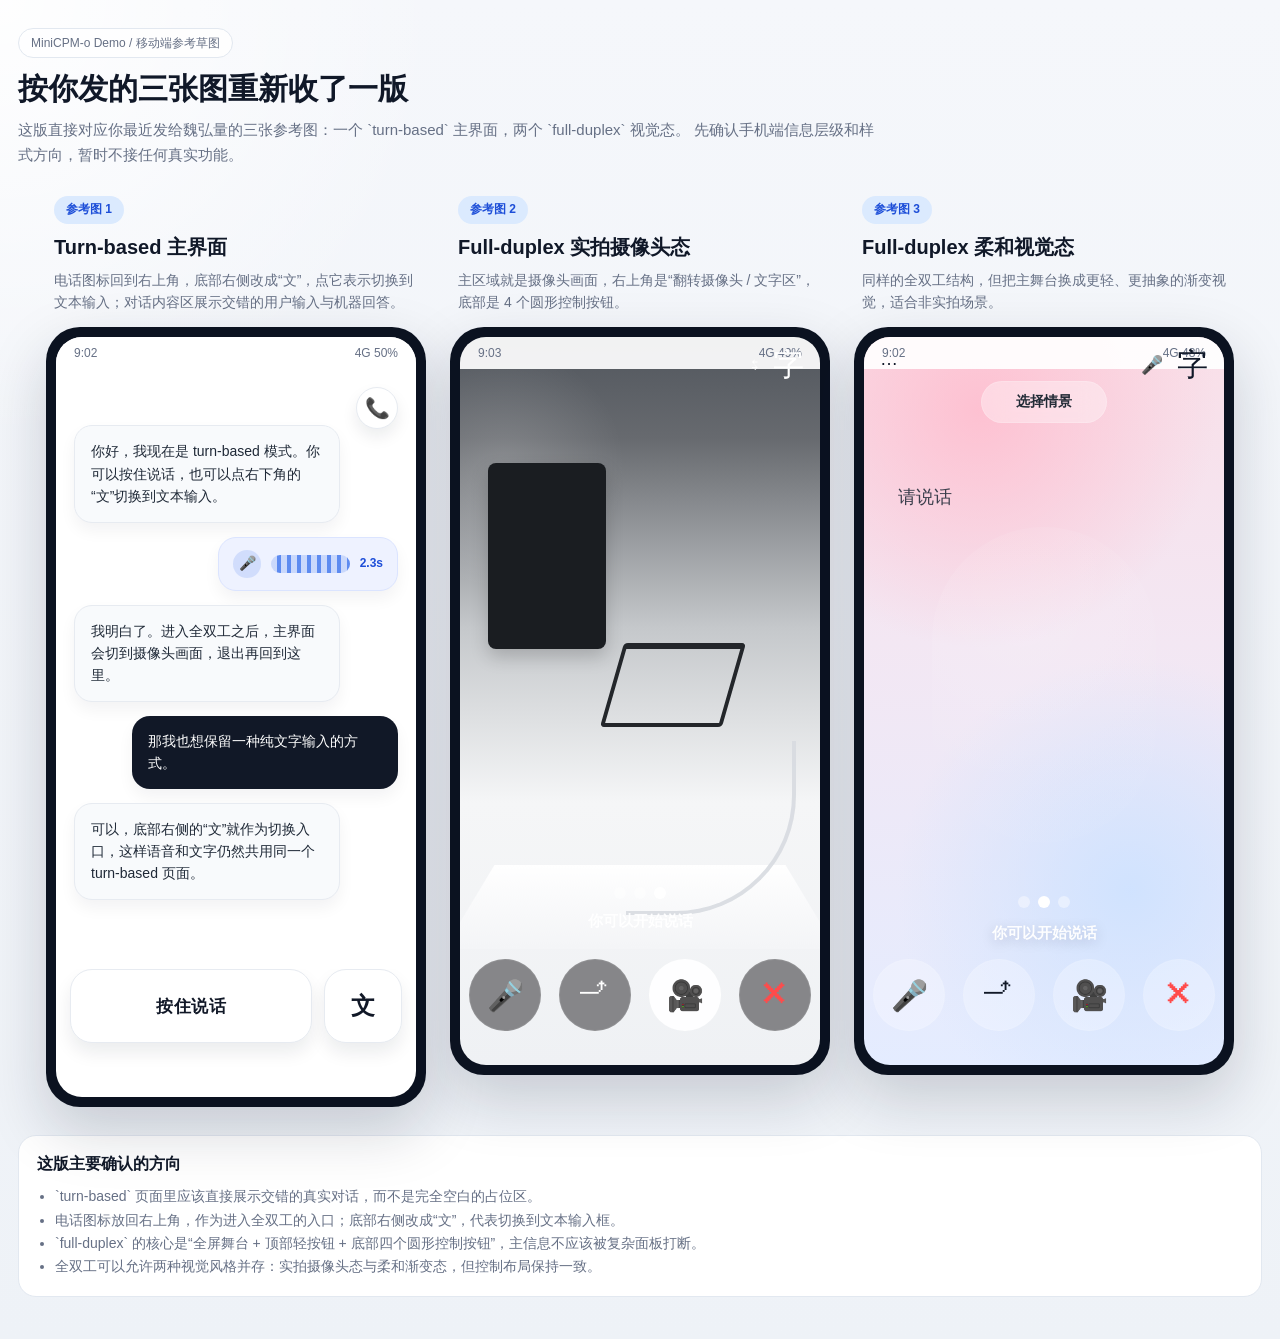
<file: static/mobile-flow-mock.html>
<!DOCTYPE html>
<html lang="zh-CN">
<head>
    <meta charset="UTF-8">
    <meta name="viewport" content="width=device-width, initial-scale=1.0">
    <title>移动端交互草图</title>
    <style>
        :root {
            color-scheme: light;
            --bg: #eef2f7;
            --panel: #ffffff;
            --line: #e2e8f0;
            --text: #101828;
            --muted: #667085;
            --soft: #f8fafc;
            --dark: #0f172a;
            --blue: #2563eb;
            --danger: #ef4444;
        }

        * {
            box-sizing: border-box;
            margin: 0;
            padding: 0;
        }

        body {
            min-height: 100vh;
            padding: 28px 18px 42px;
            background:
                radial-gradient(circle at top left, rgba(255, 255, 255, 0.9), transparent 24%),
                linear-gradient(180deg, #f5f7fb 0%, #eef2f7 100%);
            color: var(--text);
            font-family: -apple-system, BlinkMacSystemFont, "Segoe UI", "PingFang SC", "Noto Sans SC", sans-serif;
        }

        .page {
            max-width: 1320px;
            margin: 0 auto;
        }

        .page-header {
            margin-bottom: 28px;
        }

        .eyebrow {
            display: inline-flex;
            align-items: center;
            height: 30px;
            padding: 0 12px;
            border-radius: 999px;
            border: 1px solid var(--line);
            background: rgba(255, 255, 255, 0.82);
            color: var(--muted);
            font-size: 12px;
            margin-bottom: 14px;
        }

        h1 {
            font-size: 30px;
            line-height: 1.14;
            margin-bottom: 12px;
        }

        .lead {
            max-width: 860px;
            color: var(--muted);
            font-size: 15px;
            line-height: 1.65;
        }

        .gallery {
            display: grid;
            grid-template-columns: repeat(3, minmax(280px, 380px));
            justify-content: center;
            gap: 24px;
        }

        .screen-card {
            display: flex;
            flex-direction: column;
            gap: 14px;
        }

        .screen-label {
            padding: 0 8px;
        }

        .screen-tag {
            display: inline-flex;
            align-items: center;
            height: 28px;
            padding: 0 12px;
            border-radius: 999px;
            background: #dbeafe;
            color: #1d4ed8;
            font-size: 12px;
            font-weight: 700;
            margin-bottom: 10px;
        }

        .screen-label h2 {
            font-size: 20px;
            margin-bottom: 8px;
        }

        .screen-label p {
            color: var(--muted);
            font-size: 14px;
            line-height: 1.6;
        }

        .phone {
            background: #0b1220;
            border-radius: 34px;
            padding: 10px;
            box-shadow: 0 24px 60px rgba(15, 23, 42, 0.18);
        }

        .phone-shell {
            position: relative;
            overflow: hidden;
            min-height: 760px;
            border-radius: 26px;
            background: var(--panel);
        }

        .status-bar {
            height: 32px;
            padding: 0 18px;
            display: flex;
            align-items: center;
            justify-content: space-between;
            font-size: 12px;
            color: var(--muted);
            background: rgba(255, 255, 255, 0.92);
        }

        .empty-stage {
            position: relative;
            min-height: 600px;
            padding: 22px 18px 12px;
            background: #ffffff;
        }

        .entry-phone {
            position: absolute;
            top: 18px;
            right: 18px;
            width: 42px;
            height: 42px;
            border-radius: 999px;
            border: 1px solid #e7ebf1;
            background: #ffffff;
            box-shadow: 0 8px 16px rgba(15, 23, 42, 0.08);
            display: flex;
            align-items: center;
            justify-content: center;
            font-size: 20px;
            color: #111827;
        }

        .thread {
            display: flex;
            flex-direction: column;
            gap: 14px;
            padding-top: 34px;
        }

        .msg {
            max-width: 82%;
            border-radius: 18px;
            font-size: 14px;
            line-height: 1.6;
            box-shadow: 0 8px 16px rgba(15, 23, 42, 0.05);
        }

        .msg.assistant {
            align-self: flex-start;
            padding: 14px 16px;
            background: #f8fafc;
            border: 1px solid #e7ebf1;
            color: #1f2937;
        }

        .msg.user-text {
            align-self: flex-end;
            padding: 14px 16px;
            background: #111827;
            color: #ffffff;
        }

        .msg.user-voice {
            align-self: flex-end;
            min-width: 180px;
            padding: 12px 14px;
            background: #eef2ff;
            border: 1px solid #dbe4ff;
            color: #1d4ed8;
        }

        .voice-row {
            display: flex;
            align-items: center;
            gap: 10px;
        }

        .voice-pill {
            width: 28px;
            height: 28px;
            border-radius: 999px;
            background: rgba(37, 99, 235, 0.14);
            display: flex;
            align-items: center;
            justify-content: center;
            font-size: 14px;
        }

        .voice-wave {
            flex: 1;
            height: 18px;
            border-radius: 999px;
            background:
                repeating-linear-gradient(
                    90deg,
                    rgba(37, 99, 235, 0.18),
                    rgba(37, 99, 235, 0.18) 6px,
                    rgba(37, 99, 235, 0.72) 6px,
                    rgba(37, 99, 235, 0.72) 10px
                );
        }

        .voice-time {
            font-size: 12px;
            font-weight: 700;
            white-space: nowrap;
        }

        .bottom-bar {
            padding: 0 14px 18px;
        }

        .talk-row {
            display: grid;
            grid-template-columns: minmax(0, 1fr) 78px;
            gap: 12px;
        }

        .talk-bar {
            height: 74px;
            border-radius: 22px;
            border: 1px solid #e7ebf1;
            background: #ffffff;
            box-shadow: 0 10px 18px rgba(15, 23, 42, 0.08);
            display: flex;
            align-items: center;
            justify-content: center;
            padding: 0 18px;
        }

        .talk-main {
            font-size: 17px;
            font-weight: 800;
            letter-spacing: 0.5px;
            color: #111827;
        }

        .text-side-btn {
            height: 74px;
            border-radius: 22px;
            border: 1px solid #e7ebf1;
            background: #ffffff;
            box-shadow: 0 10px 18px rgba(15, 23, 42, 0.08);
            display: flex;
            align-items: center;
            justify-content: center;
            font-size: 24px;
            font-weight: 800;
            color: #111827;
        }

        .duplex-live {
            position: relative;
            min-height: 728px;
            background:
                radial-gradient(circle at 12% 18%, rgba(255, 255, 255, 0.18), transparent 18%),
                linear-gradient(180deg, #51565d 0%, #676a6f 14%, #c5c8cb 40%, #f5f6f7 64%, #eff1f4 100%);
        }

        .camera-scene {
            position: absolute;
            inset: 72px 0 0;
        }

        .monitor {
            position: absolute;
            left: 28px;
            top: 54px;
            width: 118px;
            height: 186px;
            border-radius: 8px;
            background: #1a1d21;
            box-shadow: 0 8px 18px rgba(0, 0, 0, 0.18);
        }

        .stand {
            position: absolute;
            left: 152px;
            top: 234px;
            width: 122px;
            height: 84px;
            border: 4px solid #23262a;
            border-top-width: 6px;
            border-radius: 4px;
            transform: skew(-16deg);
        }

        .desk {
            position: absolute;
            left: -16px;
            right: -16px;
            bottom: 116px;
            height: 268px;
            background: linear-gradient(180deg, #ffffff 0%, #f4f5f7 100%);
            transform: perspective(700px) rotateX(65deg);
            transform-origin: bottom center;
        }

        .cable {
            position: absolute;
            right: 24px;
            bottom: 150px;
            width: 170px;
            height: 174px;
            border-bottom: 4px solid #d7dbe0;
            border-right: 4px solid #d7dbe0;
            border-radius: 0 0 120px 0;
            opacity: 0.9;
        }

        .top-actions {
            position: absolute;
            top: 12px;
            right: 16px;
            display: flex;
            align-items: center;
            gap: 14px;
            color: #ffffff;
            font-size: 15px;
        }

        .text-switch {
            font-size: 31px;
            line-height: 1;
        }

        .helper-copy {
            position: absolute;
            left: 0;
            right: 0;
            bottom: 134px;
            text-align: center;
            color: rgba(255, 255, 255, 0.94);
            font-size: 15px;
            font-weight: 600;
        }

        .pager {
            position: absolute;
            left: 0;
            right: 0;
            display: flex;
            justify-content: center;
            gap: 8px;
        }

        .pager span {
            width: 12px;
            height: 12px;
            border-radius: 999px;
            background: rgba(255, 255, 255, 0.42);
        }

        .pager span.active {
            background: #ffffff;
        }

        .live-pager {
            bottom: 166px;
        }

        .control-strip {
            position: absolute;
            left: 0;
            right: 0;
            bottom: 34px;
            display: flex;
            justify-content: center;
            gap: 18px;
        }

        .circle-btn {
            width: 72px;
            height: 72px;
            border-radius: 999px;
            display: flex;
            align-items: center;
            justify-content: center;
            background: rgba(94, 94, 96, 0.72);
            color: #ffffff;
            font-size: 30px;
            box-shadow: inset 0 0 0 1px rgba(255, 255, 255, 0.08);
        }

        .circle-btn.white {
            background: rgba(255, 255, 255, 0.96);
            color: #111827;
        }

        .circle-btn.light {
            background: rgba(255, 255, 255, 0.26);
            color: #111827;
        }

        .circle-btn.danger {
            color: #ff4b4b;
        }

        .duplex-soft {
            position: relative;
            min-height: 728px;
            background:
                radial-gradient(circle at 32% 10%, rgba(255, 185, 203, 0.8), transparent 34%),
                radial-gradient(circle at 74% 76%, rgba(206, 226, 255, 0.92), transparent 38%),
                linear-gradient(180deg, #f9dfe8 0%, #f3e7f3 42%, #e4ecff 100%);
        }

        .soft-top {
            position: absolute;
            top: 12px;
            left: 16px;
            right: 16px;
            display: flex;
            align-items: flex-start;
            justify-content: space-between;
            color: #101828;
            font-size: 18px;
        }

        .scene-pill {
            position: absolute;
            top: 44px;
            left: 50%;
            transform: translateX(-50%);
            min-width: 126px;
            height: 42px;
            border-radius: 999px;
            background: rgba(255, 255, 255, 0.36);
            display: flex;
            align-items: center;
            justify-content: center;
            color: #222b36;
            font-size: 14px;
            font-weight: 600;
            box-shadow: inset 0 0 0 1px rgba(255, 255, 255, 0.18);
            backdrop-filter: blur(12px);
        }

        .voice-copy {
            position: absolute;
            left: 34px;
            top: 148px;
            color: rgba(31, 41, 55, 0.88);
            font-size: 18px;
        }

        .voice-orb {
            position: absolute;
            left: 50%;
            top: 190px;
            width: 224px;
            height: 316px;
            margin-left: -112px;
            border-radius: 999px;
            background: radial-gradient(circle at 40% 28%, rgba(255, 255, 255, 0.28), rgba(255, 255, 255, 0.04) 60%);
            opacity: 0.54;
        }

        .soft-footer {
            position: absolute;
            left: 0;
            right: 0;
            bottom: 34px;
            display: flex;
            flex-direction: column;
            align-items: center;
            gap: 16px;
        }

        .soft-helper {
            color: rgba(255, 255, 255, 0.95);
            font-size: 15px;
            font-weight: 600;
            text-shadow: 0 3px 14px rgba(15, 23, 42, 0.18);
        }

        .soft-pager {
            position: static;
        }

        .notes {
            margin-top: 28px;
            background: var(--panel);
            border: 1px solid var(--line);
            border-radius: 18px;
            padding: 18px;
        }

        .notes h3 {
            font-size: 16px;
            margin-bottom: 10px;
        }

        .notes ul {
            padding-left: 18px;
            color: var(--muted);
            font-size: 14px;
            line-height: 1.65;
        }

        @media (max-width: 1220px) {
            .gallery {
                grid-template-columns: repeat(2, minmax(280px, 380px));
            }
        }

        @media (max-width: 820px) {
            .gallery {
                grid-template-columns: 1fr;
            }
        }

        @media (max-width: 480px) {
            body {
                padding: 20px 12px 36px;
            }

            h1 {
                font-size: 24px;
            }

            .phone {
                padding: 8px;
                border-radius: 28px;
            }

            .phone-shell {
                min-height: 700px;
                border-radius: 22px;
            }

            .circle-btn {
                width: 66px;
                height: 66px;
                font-size: 28px;
            }
        }
    </style>
</head>
<body>
    <div class="page">
        <header class="page-header">
            <div class="eyebrow">MiniCPM-o Demo / 移动端参考草图</div>
            <h1>按你发的三张图重新收了一版</h1>
            <p class="lead">
                这版直接对应你最近发给魏弘量的三张参考图：一个 `turn-based` 主界面，两个 `full-duplex` 视觉态。
                先确认手机端信息层级和样式方向，暂时不接任何真实功能。
            </p>
        </header>

        <main class="gallery">
            <section class="screen-card">
                <div class="screen-label">
                    <div class="screen-tag">参考图 1</div>
                    <h2>Turn-based 主界面</h2>
                    <p>电话图标回到右上角，底部右侧改成“文”，点它表示切换到文本输入；对话内容区展示交错的用户输入与机器回答。</p>
                </div>

                <div class="phone">
                    <div class="phone-shell">
                        <div class="status-bar">
                            <span>9:02</span>
                            <span>4G 50%</span>
                        </div>
                        <div class="empty-stage">
                            <div class="entry-phone">📞</div>
                            <div class="thread">
                                <div class="msg assistant">
                                    你好，我现在是 turn-based 模式。你可以按住说话，也可以点右下角的“文”切换到文本输入。
                                </div>
                                <div class="msg user-voice">
                                    <div class="voice-row">
                                        <div class="voice-pill">🎤</div>
                                        <div class="voice-wave"></div>
                                        <div class="voice-time">2.3s</div>
                                    </div>
                                </div>
                                <div class="msg assistant">
                                    我明白了。进入全双工之后，主界面会切到摄像头画面，退出再回到这里。
                                </div>
                                <div class="msg user-text">
                                    那我也想保留一种纯文字输入的方式。
                                </div>
                                <div class="msg assistant">
                                    可以，底部右侧的“文”就作为切换入口，这样语音和文字仍然共用同一个 turn-based 页面。
                                </div>
                            </div>
                        </div>
                        <div class="bottom-bar">
                            <div class="talk-row">
                                <div class="talk-bar">
                                    <div class="talk-main">按住说话</div>
                                </div>
                                <div class="text-side-btn">文</div>
                            </div>
                        </div>
                    </div>
                </div>
            </section>

            <section class="screen-card">
                <div class="screen-label">
                    <div class="screen-tag">参考图 2</div>
                    <h2>Full-duplex 实拍摄像头态</h2>
                    <p>主区域就是摄像头画面，右上角是“翻转摄像头 / 文字区”，底部是 4 个圆形控制按钮。</p>
                </div>

                <div class="phone">
                    <div class="phone-shell duplex-live">
                        <div class="status-bar">
                            <span>9:03</span>
                            <span>4G 49%</span>
                        </div>
                        <div class="camera-scene">
                            <div class="monitor"></div>
                            <div class="stand"></div>
                            <div class="desk"></div>
                            <div class="cable"></div>
                        </div>
                        <div class="top-actions">
                            <span>⇆</span>
                            <span class="text-switch">字</span>
                        </div>
                        <div class="pager live-pager">
                            <span></span>
                            <span></span>
                            <span class="active"></span>
                        </div>
                        <div class="helper-copy">你可以开始说话</div>
                        <div class="control-strip">
                            <div class="circle-btn">🎤</div>
                            <div class="circle-btn">⤴</div>
                            <div class="circle-btn white">🎥</div>
                            <div class="circle-btn danger">✕</div>
                        </div>
                    </div>
                </div>
            </section>

            <section class="screen-card">
                <div class="screen-label">
                    <div class="screen-tag">参考图 3</div>
                    <h2>Full-duplex 柔和视觉态</h2>
                    <p>同样的全双工结构，但把主舞台换成更轻、更抽象的渐变视觉，适合非实拍场景。</p>
                </div>

                <div class="phone">
                    <div class="phone-shell duplex-soft">
                        <div class="status-bar">
                            <span>9:02</span>
                            <span>4G 48%</span>
                        </div>
                        <div class="soft-top">
                            <div>…</div>
                            <div style="display:flex;gap:14px;align-items:center;">
                                <span>🎤</span>
                                <span class="text-switch">字</span>
                            </div>
                        </div>
                        <div class="scene-pill">选择情景</div>
                        <div class="voice-copy">请说话</div>
                        <div class="voice-orb"></div>
                        <div class="soft-footer">
                            <div class="pager soft-pager">
                                <span></span>
                                <span class="active"></span>
                                <span></span>
                            </div>
                            <div class="soft-helper">你可以开始说话</div>
                            <div class="control-strip" style="position: static;">
                                <div class="circle-btn light">🎤</div>
                                <div class="circle-btn light">⤴</div>
                                <div class="circle-btn light">🎥</div>
                                <div class="circle-btn light danger">✕</div>
                            </div>
                        </div>
                    </div>
                </div>
            </section>
        </main>

        <section class="notes">
            <h3>这版主要确认的方向</h3>
            <ul>
                <li>`turn-based` 页面里应该直接展示交错的真实对话，而不是完全空白的占位区。</li>
                <li>电话图标放回右上角，作为进入全双工的入口；底部右侧改成“文”，代表切换到文本输入框。</li>
                <li>`full-duplex` 的核心是“全屏舞台 + 顶部轻按钮 + 底部四个圆形控制按钮”，主信息不应该被复杂面板打断。</li>
                <li>全双工可以允许两种视觉风格并存：实拍摄像头态与柔和渐变态，但控制布局保持一致。</li>
            </ul>
        </section>
    </div>
</body>
</html>
</file>
